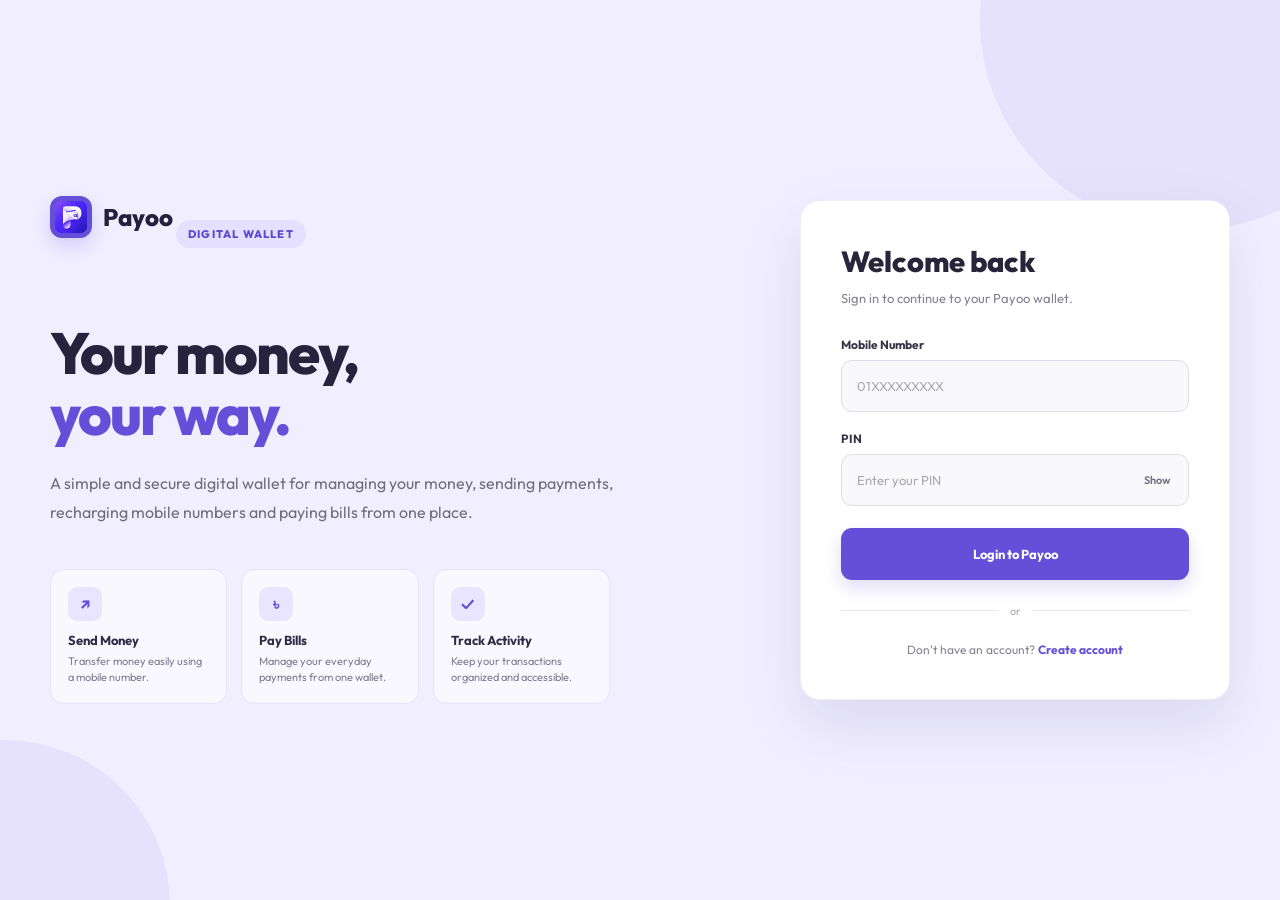
<file: index.html>
<!DOCTYPE html>
<html lang="en">
<head>
    <meta charset="UTF-8">
    <meta name="viewport" content="width=device-width, initial-scale=1.0">
    <title>Payoo - Login</title>
    <link rel="stylesheet" href="style.css">

    <style>
        .login-page {
            position: relative;
            min-height: 100vh;
            display: flex;
            align-items: center;
            justify-content: center;
            overflow: hidden;
            background: #f1efff;
        }

        .login-page::before {
            content: "";
            position: absolute;
            width: 420px;
            height: 420px;
            top: -190px;
            right: -120px;
            border-radius: 50%;
            background: rgba(103, 80, 220, 0.08);
        }

        .login-page::after {
            content: "";
            position: absolute;
            width: 330px;
            height: 330px;
            left: -160px;
            bottom: -170px;
            border-radius: 50%;
            background: rgba(103, 80, 220, 0.08);
        }

        .login-layout {
            position: relative;
            z-index: 2;
            width: 1180px;
            min-height: 650px;
            display: grid;
            grid-template-columns: 1fr 430px;
            align-items: center;
            gap: 70px;
        }

        .login-intro {
            padding: 20px 0;
        }

        .login-brand {
            display: inline-flex;
            align-items: center;
            gap: 11px;
            margin-bottom: 85px;
            color: #25203d;
            font-size: 24px;
            font-weight: 800;
            text-decoration: none;
        }

        .login-brand-mark {
            width: 42px;
            height: 42px;
            display: flex;
            align-items: center;
            justify-content: center;
            overflow: hidden;
            border-radius: 12px;
            background: #654fd8;
            box-shadow: 0 8px 20px rgba(101, 79, 216, 0.22);
        }

        .login-brand-mark img {
            width: 100%;
            height: 100%;
            display: block;
            object-fit: cover;
        }

        .intro-label {
            display: inline-block;
            margin-bottom: 18px;
            padding: 7px 12px;
            border-radius: 20px;
            background: #e5e0ff;
            color: #6048d0;
            font-size: 11px;
            font-weight: 800;
            letter-spacing: 1.2px;
        }

        .login-intro h1 {
            margin: 0;
            color: #27233c;
            font-size: 58px;
            line-height: 1.05;
            font-weight: 800;
            letter-spacing: -2px;
        }

        .login-intro h1 span {
            color: #654fd8;
        }

        .intro-text {
            max-width: 570px;
            margin: 24px 0 0;
            color: #716d80;
            font-size: 16px;
            line-height: 1.8;
        }

        .intro-features {
            display: grid;
            grid-template-columns: repeat(3, 1fr);
            gap: 14px;
            max-width: 560px;
            margin-top: 42px;
        }

        .intro-feature {
            min-height: 125px;
            padding: 17px;
            box-sizing: border-box;
            border: 1px solid rgba(101, 79, 216, 0.12);
            border-radius: 14px;
            background: rgba(255, 255, 255, 0.55);
        }

        .intro-feature-icon {
            width: 34px;
            height: 34px;
            display: flex;
            align-items: center;
            justify-content: center;
            margin-bottom: 11px;
            border-radius: 9px;
            background: #e9e5ff;
            color: #654fd8;
            font-size: 16px;
            font-weight: 700;
        }

        .intro-feature h3 {
            margin: 0 0 5px;
            color: #302c45;
            font-size: 13px;
            font-weight: 700;
        }

        .intro-feature p {
            margin: 0;
            color: #817d8e;
            font-size: 11px;
            line-height: 1.5;
        }

        .login-panel {
            width: 100%;
            box-sizing: border-box;
            padding: 42px 40px;
            border: 1px solid rgba(101, 79, 216, 0.10);
            border-radius: 20px;
            background: #ffffff;
            box-shadow: 0 25px 60px rgba(64, 51, 125, 0.12);
        }

        .login-heading {
            margin-bottom: 28px;
        }

        .login-heading h2 {
            margin: 0 0 8px;
            color: #28243a;
            font-size: 29px;
            font-weight: 800;
        }

        .login-heading p {
            margin: 0;
            color: #85818f;
            font-size: 13px;
            line-height: 1.6;
        }

        .login-alert {
            display: none;
            margin-bottom: 18px;
            padding: 12px 14px;
            border: 1px solid #f0cccc;
            border-radius: 10px;
            background: #fff4f4;
            color: #c23b3b;
            font-size: 13px;
        }

        .login-form {
            display: flex;
            flex-direction: column;
            gap: 19px;
        }

        .login-field {
            display: flex;
            flex-direction: column;
            gap: 8px;
        }

        .login-field label {
            color: #383447;
            font-size: 12px;
            font-weight: 700;
        }

        .login-input-wrap {
            position: relative;
        }

        .login-input-wrap input {
            width: 100%;
            height: 52px;
            box-sizing: border-box;
            padding: 0 15px;
            border: 1px solid #dedce6;
            border-radius: 11px;
            outline: none;
            background: #f9f9fc;
            color: #302d3d;
            font-family: inherit;
            font-size: 13px;
            transition: 0.2s;
        }

        .login-input-wrap input:focus {
            border-color: #725de0;
            background: #ffffff;
            box-shadow: 0 0 0 3px rgba(114, 93, 224, 0.10);
        }

        .login-input-wrap input::placeholder {
            color: #aaa7b2;
        }

        .pin-toggle {
            position: absolute;
            top: 50%;
            right: 13px;
            transform: translateY(-50%);
            border: none;
            background: transparent;
            color: #746f80;
            cursor: pointer;
            font-family: inherit;
            font-size: 11px;
            font-weight: 600;
        }

        .login-submit {
            width: 100%;
            height: 52px;
            margin-top: 3px;
            border: none;
            border-radius: 11px;
            background: #654fd8;
            color: #ffffff;
            cursor: pointer;
            font-family: inherit;
            font-size: 13px;
            font-weight: 700;
            box-shadow: 0 8px 18px rgba(101, 79, 216, 0.20);
            transition: 0.2s;
        }

        .login-submit:hover {
            background: #5640c5;
            transform: translateY(-1px);
        }

        .login-divider {
            display: flex;
            align-items: center;
            gap: 12px;
            margin: 24px 0;
            color: #aaa6b3;
            font-size: 11px;
        }

        .login-divider::before,
        .login-divider::after {
            content: "";
            flex: 1;
            height: 1px;
            background: #e9e7ee;
        }

        .login-register {
            text-align: center;
            color: #85818f;
            font-size: 12px;
        }

        .login-register a {
            color: #654fd8;
            font-weight: 700;
            text-decoration: none;
        }

        .login-register a:hover {
            text-decoration: underline;
        }
    </style>
</head>

<body>

<main class="login-page">

    <div class="login-layout">

        <section class="login-intro">

            <a href="index.html" class="login-brand">
                <span class="login-brand-mark">
                    <img src="images/payoo-logo.png" alt="Payoo">
                </span>
                Payoo
            </a>

            <span class="intro-label">DIGITAL WALLET</span>

            <h1>
                Your money,<br>
                <span>your way.</span>
            </h1>

            <p class="intro-text">
                A simple and secure digital wallet for managing your money,
                sending payments, recharging mobile numbers and paying bills
                from one place.
            </p>

            <div class="intro-features">

                <div class="intro-feature">
                    <div class="intro-feature-icon">↗</div>
                    <h3>Send Money</h3>
                    <p>Transfer money easily using a mobile number.</p>
                </div>

                <div class="intro-feature">
                    <div class="intro-feature-icon">৳</div>
                    <h3>Pay Bills</h3>
                    <p>Manage your everyday payments from one wallet.</p>
                </div>

                <div class="intro-feature">
                    <div class="intro-feature-icon">✓</div>
                    <h3>Track Activity</h3>
                    <p>Keep your transactions organized and accessible.</p>
                </div>

            </div>

        </section>

        <section class="login-panel">

            <div class="login-heading">
                <h2>Welcome back</h2>
                <p>Sign in to continue to your Payoo wallet.</p>
            </div>

            <div id="formAlert" class="login-alert"></div>

            <form id="loginForm" class="login-form">

                <div class="login-field">
                    <label for="loginMobile">Mobile Number</label>

                    <div class="login-input-wrap">
                        <input
                            type="text"
                            id="loginMobile"
                            name="mobile"
                            placeholder="01XXXXXXXXX"
                            autocomplete="tel"
                            required
                        >
                    </div>
                </div>

                <div class="login-field">
                    <label for="loginPin">PIN</label>

                    <div class="login-input-wrap">
                        <input
                            type="password"
                            id="loginPin"
                            name="pin"
                            placeholder="Enter your PIN"
                            autocomplete="current-password"
                            required
                        >

                        <button
                            type="button"
                            id="pinToggle"
                            class="pin-toggle"
                        >
                            Show
                        </button>
                    </div>
                </div>

                <button type="submit" class="login-submit">
                    Login to Payoo
                </button>

            </form>

            <div class="login-divider">
                <span>or</span>
            </div>

            <div class="login-register">
                Don't have an account?
                <a href="register.html">Create account</a>
            </div>

        </section>

    </div>

</main>

<script src="js/storage.js"></script>
<script src="js/common.js"></script>
<script src="js/auth.js"></script>

</body>
</html>
</file>
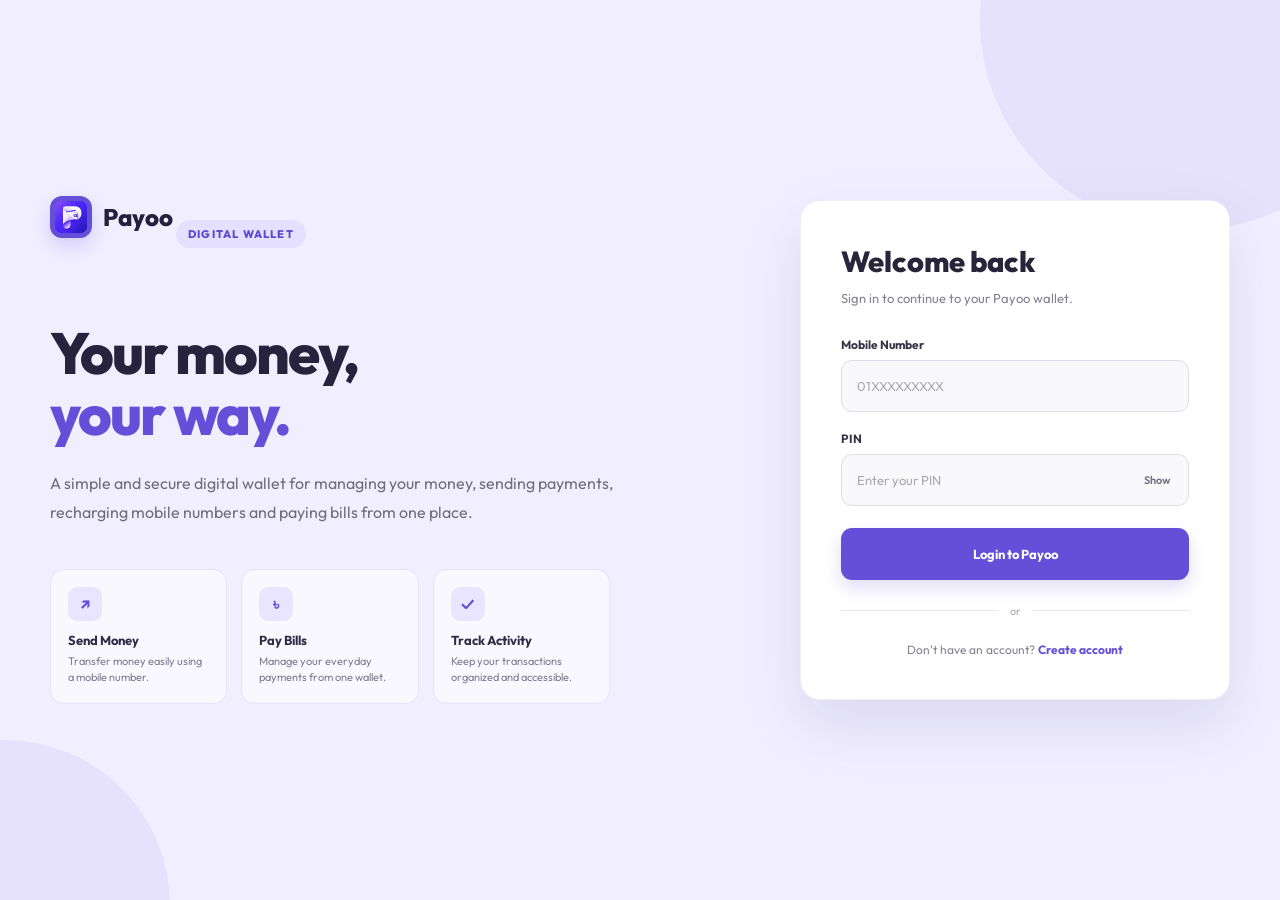
<file: add-money.html>
<!DOCTYPE html>
<html lang="en">
<head>
    <meta charset="UTF-8">
    <meta name="viewport" content="width=device-width, initial-scale=1.0">
    <title>Payoo — Add Money</title>
    <link rel="stylesheet" href="style.css">
    <style>
        .add-content {
            width: 100%;
            max-width: 1380px;
            margin: 0 auto;
        }
        .intro {
            margin-bottom: 22px;
        }
        .intro h2 {
            margin: 0;
            color: var(--text);
            font-size: 23px;
            font-weight: 750;
        }
        .intro p {
            margin: 5px 0 0;
            color: var(--muted);
            font-size: 13px;
        }
        .add-grid {
            display: grid;
            grid-template-columns: 1.18fr 0.82fr;
            gap: 20px;
            align-items: start;
        }
        .add-card,
        .summary {
            border: 1px solid var(--border);
            box-shadow: 0 8px 28px rgba(25, 20, 55, 0.045);
        }
        .add-card,
        .summary {
            padding: 27px;
        }
        .add-head {
            display: flex;
            justify-content: space-between;
            align-items: flex-start;
            gap: 18px;
            margin-bottom: 24px;
        }
        .add-head h2 {
            margin: 0;
            color: var(--text);
            font-size: 18px;
            font-weight: 720;
        }
        .add-head p {
            max-width: 430px;
            margin: 5px 0 0;
            color: var(--muted);
            font-size: 11px;
            line-height: 1.5;
        }
        .add-icon {
            display: grid;
            width: 42px;
            height: 42px;
            flex-shrink: 0;
            place-items: center;
            border: 1px solid rgba(103, 72, 226, 0.1);
            border-radius: 12px;
            color: var(--primary);
            background: var(--primary-soft);
            font-size: 20px;
            font-weight: 800;
        }
        .add-form {
            display: flex;
            flex-direction: column;
            gap: 17px;
        }
        .add-form .field {
            margin: 0;
        }
        .add-form label {
            display: block;
            margin-bottom: 7px;
            color: var(--text);
            font-size: 11px;
            font-weight: 650;
        }
        .add-form input,
        .add-form select {
            width: 100%;
            height: 45px;
            box-sizing: border-box;
            padding: 0 13px;
            border: 1px solid var(--border);
            border-radius: 10px;
            outline: none;
            background: #fff;
            color: var(--text);
            font-size: 12px;
        }
        .add-form input:focus,
        .add-form select:focus {
            border-color: var(--primary);
            box-shadow: 0 0 0 3px rgba(103, 72, 226, 0.08);
        }
        .add-form input::placeholder {
            color: #a5a6b0;
        }
        .method {
            padding-bottom: 17px;
            border-bottom: 1px solid var(--border);
        }
        .source-fields {
            display: none;
            padding: 17px;
            border: 1px solid #e9e5f7;
            border-radius: 13px;
            background: #fbfaff;
        }
        .source-fields.active {
            display: block;
        }
        .source-title {
            display: flex;
            align-items: center;
            gap: 8px;
            margin: 0 0 15px;
            color: var(--text);
            font-size: 11px;
            font-weight: 750;
        }
        .source-title::before {
            content: "";
            width: 4px;
            height: 15px;
            border-radius: 10px;
            background: var(--primary);
        }
        .source-fields .field + .field {
            margin-top: 15px;
        }
        .amount-wrap {
            position: relative;
        }
        .amount-wrap span {
            position: absolute;
            top: 50%;
            left: 14px;
            transform: translateY(-50%);
            color: var(--text);
            font-size: 13px;
            font-weight: 750;
        }
        .amount-wrap input {
            padding-left: 32px;
            font-size: 13px;
            font-weight: 600;
        }
        .pin-wrap {
            position: relative;
        }
        .pin-wrap input {
            padding-right: 48px;
        }
        .pin-toggle {
            position: absolute;
            top: 50%;
            right: 9px;
            display: grid;
            width: 32px;
            height: 32px;
            place-items: center;
            transform: translateY(-50%);
            border: 0;
            border-radius: 8px;
            color: var(--muted);
            background: transparent;
            cursor: pointer;
        }
        .pin-toggle:hover {
            color: var(--primary);
            background: var(--primary-soft);
        }
        .form-bottom {
            display: flex;
            align-items: center;
            justify-content: space-between;
            gap: 15px;
            margin-top: 2px;
            padding-top: 4px;
        }
        .security {
            display: flex;
            align-items: center;
            gap: 7px;
            color: var(--muted);
            font-size: 10px;
        }
        .security-icon {
            display: grid;
            width: 22px;
            height: 22px;
            place-items: center;
            border-radius: 7px;
            color: var(--success);
            background: rgba(32, 178, 107, 0.09);
            font-size: 10px;
            font-weight: 800;
        }
        .add-btn {
            min-width: 130px;
            height: 43px;
        }
        .balance {
            margin-bottom: 24px;
            padding: 20px;
            border: 1px solid rgba(103, 72, 226, 0.1);
            border-radius: 14px;
            background: var(--primary-soft);
        }
        .balance span {
            display: block;
            margin-bottom: 7px;
            color: var(--muted);
            font-size: 10px;
        }
        .balance strong {
            color: var(--primary);
            font-size: 27px;
            font-weight: 760;
        }
        .summary-title {
            margin: 0 0 13px;
            color: var(--text);
            font-size: 13px;
            font-weight: 700;
        }
        .limits {
            overflow: hidden;
            border: 1px solid var(--border);
            border-radius: 12px;
            background: #fff;
        }
        .limit {
            display: flex;
            align-items: center;
            justify-content: space-between;
            min-height: 50px;
            padding: 0 14px;
        }
        .limit + .limit {
            border-top: 1px solid var(--border);
        }
        .limit span {
            color: var(--muted);
            font-size: 11px;
        }
        .limit strong {
            color: var(--text);
            font-size: 11px;
        }
        .status {
            display: flex;
            align-items: center;
            gap: 6px;
            color: var(--success) !important;
        }
        .dot {
            width: 6px;
            height: 6px;
            border-radius: 50%;
            background: var(--success);
        }
        .steps {
            margin-top: 23px;
        }
        .steps h3 {
            margin: 0 0 12px;
            color: var(--text);
            font-size: 13px;
        }
        .step-list {
            display: flex;
            flex-direction: column;
            gap: 11px;
        }
        .step {
            display: flex;
            align-items: center;
            gap: 10px;
        }
        .step-number {
            display: grid;
            width: 27px;
            height: 27px;
            flex-shrink: 0;
            place-items: center;
            border-radius: 8px;
            color: var(--primary);
            background: var(--primary-soft);
            font-size: 10px;
            font-weight: 750;
        }
        .step-text {
            color: var(--muted);
            font-size: 10px;
            line-height: 1.4;
        }
        .notice {
            display: flex;
            align-items: flex-start;
            gap: 10px;
            margin-top: 22px;
            padding: 13px;
            border: 1px solid #ebe7ff;
            border-radius: 11px;
            background: #faf9ff;
        }
        .notice-icon {
            display: grid;
            width: 28px;
            height: 28px;
            flex-shrink: 0;
            place-items: center;
            border-radius: 8px;
            color: var(--primary);
            background: var(--primary-soft);
            font-size: 12px;
            font-weight: 800;
        }
        .notice p {
            margin: 0;
            color: var(--muted);
            font-size: 10px;
            line-height: 1.6;
        }
    </style>
</head>

<body>
<div class="app-shell">
    <aside class="sidebar">
<a class="brand" href="dashboard.html">
    <span class="brand-mark">
        <img src="images/payoo-logo.png" alt="Payoo">
    </span>
    Payoo
</a>
        <nav class="nav">
            <a href="dashboard.html" data-nav="dashboard"><span>⌂</span>Dashboard</a>
            <a href="add-money.html" data-nav="add-money"><span>+</span>Add Money</a>
            <a href="send-money.html" data-nav="send-money"><span>↗</span>Send Money</a>
            <a href="cash-out.html" data-nav="cash-out"><span>↓</span>Cash Out</a>
            <a href="mobile-recharge.html" data-nav="mobile-recharge"><span>▣</span>Mobile Recharge</a>
            <a href="pay-bill.html" data-nav="pay-bill"><span>◫</span>Pay Bill</a>
            <a href="transactions.html" data-nav="transactions"><span>≡</span>Transactions</a>
            <a href="ai-assistant.html" data-nav="ai-assistant"><span>✦</span>AI Assistant</a>
            <a href="profile.html" data-nav="profile"><span>●</span>Profile</a>
        </nav>
        <div class="sidebar-bottom">
            <button class="nav" data-logout><span>↪</span>Logout</button>
        </div>
    </aside>

    <main class="main">
        <header class="topbar">
            <div class="top-title">
                <div class="page-title">
                    <h1>Add Money</h1>
                    <p>Fund your Payoo wallet</p>
                </div>
            </div>
            <div class="user-chip">
                <div>
                    <strong data-user-name></strong>
                    <small class="muted block" data-user-mobile></small>
                </div>
                <div class="avatar" data-avatar></div>
            </div>
        </header>

        <section class="content add-content">
            <div class="intro">
                <h2>Add money to your wallet</h2>
                <p>Add funds securely using a supported demo funding method.</p>
            </div>

            <div class="add-grid">
                <section class="card add-card">
                    <div class="add-head">
                        <div>
                            <h2>Add funds</h2>
                            <p>Choose your funding method and enter the required details.</p>
                        </div>
                        <div class="add-icon">+</div>
                    </div>

                    <div id="formAlert"></div>

                    <form id="addMoneyForm" class="add-form">
                        <div class="field method">
                            <label for="fundingMethod">Funding Method</label>
                            <select id="fundingMethod" name="method" required>
                                <option value="Bank Account">Bank Account</option>
                                <option value="Mobile Banking">Mobile Banking</option>
                            </select>
                        </div>

                        <div id="bankSourceFields" class="source-fields active">
                            <p class="source-title">Bank Account Details</p>
                            <div class="field">
                                <label for="bankName">Bank Name</label>
                                <select id="bankName" name="bankName">
                                    <option value="">Select bank</option>
                                    <option value="BRAC Bank">BRAC Bank</option>
                                    <option value="Dutch-Bangla Bank">Dutch-Bangla Bank (DBBL)</option>
                                    <option value="Islami Bank Bangladesh">Islami Bank Bangladesh</option>
                                    <option value="Prime Bank">Prime Bank</option>
                                    <option value="City Bank">City Bank</option>
                                    <option value="UCB Bank">UCB Bank</option>
                                    <option value="IFIC Bank">IFIC Bank</option>
                                    <option value="Sonali Bank">Sonali Bank</option>
                                    <option value="Janata Bank">Janata Bank</option>
                                </select>
                            </div>
                            <div class="field">
                                <label for="bankAccountNumber">Account Number</label>
                                <input id="bankAccountNumber" name="bankAccountNumber" type="text" inputmode="numeric" maxlength="20" placeholder="Enter bank account number" autocomplete="off">
                            </div>
                        </div>

                        <div id="mobileBankingFields" class="source-fields">
                            <p class="source-title">Mobile Banking Details</p>
                            <div class="field">
                                <label for="mobileProvider">Mobile Banking Provider</label>
                                <select id="mobileProvider" name="mobileProvider">
                                    <option value="">Select provider</option>
                                    <option value="bKash">bKash</option>
                                    <option value="Nagad">Nagad</option>
                                    <option value="Rocket">Rocket</option>
                                    <option value="Upay">Upay</option>
                                </select>
                            </div>
                            <div class="field">
                                <label for="mobileNumber">Mobile Number</label>
                                <input id="mobileNumber" name="mobileNumber" type="tel" inputmode="tel" maxlength="14" placeholder="01XXXXXXXXX" autocomplete="off">
                            </div>
                        </div>

                        <div class="field">
                            <label for="amount">Amount</label>
                            <div class="amount-wrap">
                                <span>৳</span>
                                <input id="amount" name="amount" type="number" min="50" max="100000" step="0.01" placeholder="Enter amount" autocomplete="off" required>
                            </div>
                        </div>

                        <div class="field">
                            <label for="pin">Payoo PIN</label>
                            <div class="pin-wrap">
                                <input id="pin" name="pin" type="password" maxlength="6" inputmode="numeric" placeholder="Enter your Payoo PIN" autocomplete="off" required>
                                <button type="button" class="pin-toggle" id="togglePin" title="Show PIN">◉</button>
                            </div>
                        </div>

                        <div class="form-bottom">
                            <div class="security">
                                <span class="security-icon">✓</span>
                                <span>Protected by your Payoo PIN</span>
                            </div>
                            <button class="btn btn-primary add-btn" type="submit">Add Money</button>
                        </div>
                    </form>
                </section>

                <section class="card summary">
                    <div class="add-head">
                        <div>
                            <h2>Wallet Summary</h2>
                            <p>Current balance and demo transaction information.</p>
                        </div>
                    </div>

                    <div class="balance">
                        <span>Current Balance</span>
                        <strong id="currentBalance">৳0.00</strong>
                    </div>

                    <h3 class="summary-title">Add Money Limits</h3>

                    <div class="limits">
                        <div class="limit">
                            <span>Minimum</span>
                            <strong>৳50</strong>
                        </div>
                        <div class="limit">
                            <span>Maximum</span>
                            <strong>৳100,000</strong>
                        </div>
                        <div class="limit">
                            <span>Processing</span>
                            <strong class="status"><span class="dot"></span>Demo / instant</strong>
                        </div>
                    </div>

                    <div class="steps">
                        <h3>How it works</h3>
                        <div class="step-list">
                            <div class="step">
                                <span class="step-number">1</span>
                                <span class="step-text">Select a funding method.</span>
                            </div>
                            <div class="step">
                                <span class="step-number">2</span>
                                <span class="step-text">Enter the required account details.</span>
                            </div>
                            <div class="step">
                                <span class="step-number">3</span>
                                <span class="step-text">Enter the amount and confirm with your PIN.</span>
                            </div>
                        </div>
                    </div>

                    <div class="notice">
                        <div class="notice-icon">i</div>
                        <p>This is a frontend-only demo. No real bank or mobile banking transaction is made.</p>
                    </div>
                </section>
            </div>
        </section>
    </main>
</div>

<script src="js/storage.js"></script>
<script src="js/common.js"></script>
<script src="js/add-money.js"></script>
</body>
</html>
</file>
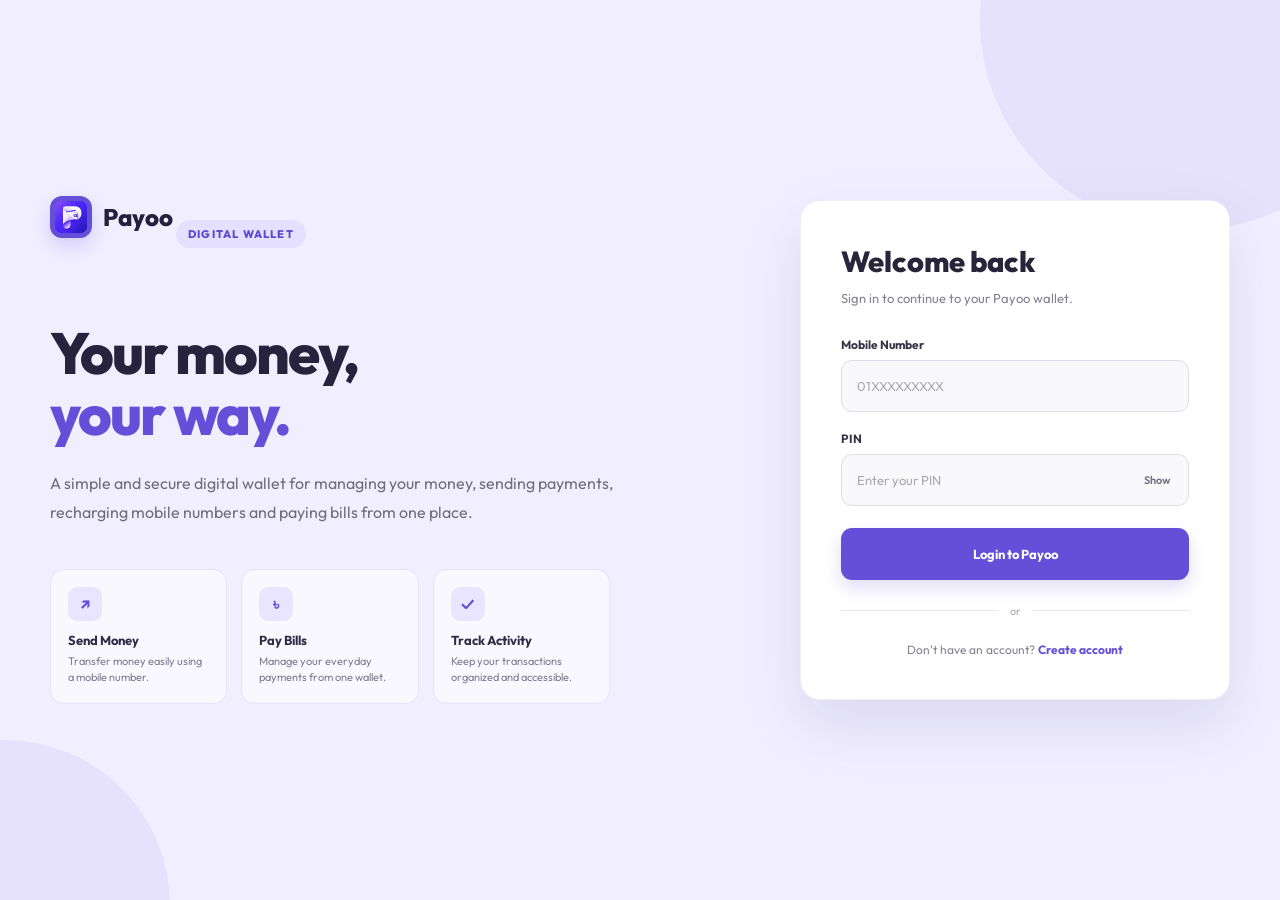
<file: ai-assistant.html>
<!DOCTYPE html>
<html lang="en">
<head>
    <meta charset="UTF-8">
    <meta name="viewport" content="width=device-width, initial-scale=1.0">
    <title>Payoo — AI Assistant</title>
    <link rel="stylesheet" href="style.css">

    <style>
        .ai-page {
            width: 100%;
            max-width: 1100px;
            margin: 0 auto;
        }

        .ai-page-header {
            margin-bottom: 20px;
        }

        .ai-page-header h2 {
            margin: 0;
            font-size: 24px;
            line-height: 1.3;
        }

        .ai-page-header p {
            margin: 5px 0 0;
            color: var(--muted);
            font-size: 13px;
        }

        .ai-card {
            min-height: 610px;
            display: flex;
            flex-direction: column;
            overflow: hidden;
            border: 1px solid var(--border);
            border-radius: 18px;
            background: #fff;
            box-shadow: var(--shadow);
        }

        .ai-head {
            display: flex;
            align-items: center;
            justify-content: space-between;
            padding: 20px 22px;
            border-bottom: 1px solid var(--border);
        }

        .ai-brand {
            display: flex;
            align-items: center;
            gap: 12px;
        }

        .ai-icon {
            display: grid;
            width: 42px;
            height: 42px;
            place-items: center;
            border-radius: 12px;
            background: var(--primary-soft);
            color: var(--primary);
            font-size: 19px;
            font-weight: 800;
        }

        .ai-brand h2 {
            margin: 0 0 3px;
            font-size: 16px;
        }

        .ai-brand p {
            margin: 0;
            color: var(--muted);
            font-size: 11px;
        }

        .ai-status {
            display: inline-flex;
            align-items: center;
            gap: 6px;
            padding: 6px 10px;
            border-radius: 999px;
            color: var(--success);
            background: var(--success-soft);
            font-size: 10px;
            font-weight: 700;
        }

        .ai-status-dot {
            width: 6px;
            height: 6px;
            border-radius: 50%;
            background: var(--success);
        }

        .ai-quick {
            padding: 15px 22px;
            border-bottom: 1px solid var(--border);
            background: #fcfcfe;
        }

        .ai-quick-label {
            display: block;
            margin-bottom: 9px;
            color: var(--muted);
            font-size: 10px;
            font-weight: 600;
        }

        .ai-questions {
            display: flex;
            flex-wrap: wrap;
            gap: 8px;
        }

        .ai-question {
            padding: 8px 12px;
            border: 1px solid var(--border);
            border-radius: 9px;
            background: #fff;
            color: #55586b;
            font-family: inherit;
            font-size: 11px;
            font-weight: 600;
            cursor: pointer;
        }

        .ai-question:hover {
            border-color: #d7d0ff;
            background: var(--primary-soft);
            color: var(--primary);
        }

        .ai-messages {
            flex: 1;
            min-height: 370px;
            max-height: 430px;
            overflow-y: auto;
            padding: 24px;
            display: flex;
            flex-direction: column;
            gap: 16px;
        }

        .ai-message {
            display: flex;
            align-items: flex-start;
            gap: 10px;
        }

        .ai-avatar {
            display: grid;
            width: 32px;
            height: 32px;
            flex-shrink: 0;
            place-items: center;
            border-radius: 10px;
            background: var(--primary-soft);
            color: var(--primary);
            font-size: 13px;
            font-weight: 800;
        }

        .ai-content {
            max-width: 75%;
            padding: 11px 14px;
            border: 1px solid #ededf2;
            border-radius: 12px;
            background: #f7f7fa;
        }

        .ai-content strong {
            display: block;
            margin-bottom: 4px;
            color: var(--text);
            font-size: 11px;
        }

        .ai-content p {
            margin: 0;
            color: #55586b;
            font-size: 12px;
            line-height: 1.6;
        }

        .ai-user {
            justify-content: flex-end;
        }

        .ai-user .ai-content {
            border-color: var(--primary);
            background: var(--primary);
        }

        .ai-user .ai-content strong,
        .ai-user .ai-content p {
            color: #fff;
        }

        .ai-input-area {
            display: flex;
            gap: 10px;
            padding: 16px 22px;
            border-top: 1px solid var(--border);
            background: #fff;
        }

        .ai-input {
            flex: 1;
            min-width: 0;
            padding: 12px 14px;
            border: 1px solid var(--border);
            border-radius: 11px;
            outline: none;
            background: #fff;
            color: var(--text);
            font-family: inherit;
            font-size: 12px;
        }

        .ai-input:focus {
            border-color: var(--primary);
            box-shadow: 0 0 0 3px var(--primary-soft);
        }

        .ai-send {
            padding: 0 20px;
            border: 0;
            border-radius: 11px;
            background: var(--primary);
            color: #fff;
            font-family: inherit;
            font-size: 12px;
            font-weight: 700;
            cursor: pointer;
        }

        .ai-send:hover {
            background: var(--primary-dark);
        }

        .ai-typing {
            display: flex;
            align-items: center;
            gap: 4px;
        }

        .ai-typing span {
            width: 5px;
            height: 5px;
            border-radius: 50%;
            background: var(--muted);
            animation: typing 1s infinite;
        }

        .ai-typing span:nth-child(2) {
            animation-delay: 0.15s;
        }

        .ai-typing span:nth-child(3) {
            animation-delay: 0.3s;
        }

        .ai-transaction {
            display: flex;
            align-items: center;
            justify-content: space-between;
            gap: 20px;
            padding: 9px 0;
            border-bottom: 1px solid #e9e9ef;
        }

        .ai-transaction:first-child {
            padding-top: 0;
        }

        .ai-transaction:last-child {
            padding-bottom: 0;
            border-bottom: 0;
        }

        .ai-transaction-info {
            display: flex;
            flex-direction: column;
            gap: 3px;
        }

        .ai-transaction-info strong {
            color: var(--text);
            font-size: 11px;
        }

        .ai-transaction-info span {
            color: var(--muted);
            font-size: 9px;
        }

        .ai-transaction-info small {
            color: #999ba7;
            font-size: 9px;
        }

        .ai-transaction-amount {
            color: var(--primary) !important;
            white-space: nowrap;
        }

        @keyframes typing {
            0%, 60%, 100% {
                opacity: 0.3;
                transform: translateY(0);
            }

            30% {
                opacity: 1;
                transform: translateY(-2px);
            }
        }
    </style>
</head>

<body>
<div class="app-shell">
    <aside class="sidebar">
<a class="brand" href="dashboard.html">
    <span class="brand-mark">
        <img src="images/payoo-logo.png" alt="Payoo">
    </span>
    Payoo
</a>
        <nav class="nav">
            <a href="dashboard.html" data-nav="dashboard"><span>⌂</span>Dashboard</a>
            <a href="add-money.html" data-nav="add-money"><span>+</span>Add Money</a>
            <a href="send-money.html" data-nav="send-money"><span>↗</span>Send Money</a>
            <a href="cash-out.html" data-nav="cash-out"><span>↓</span>Cash Out</a>
            <a href="mobile-recharge.html" data-nav="mobile-recharge"><span>▣</span>Mobile Recharge</a>
            <a href="pay-bill.html" data-nav="pay-bill"><span>◫</span>Pay Bill</a>
            <a href="transactions.html" data-nav="transactions"><span>≡</span>Transactions</a>
            <a href="ai-assistant.html" data-nav="ai-assistant"><span>✦</span>AI Assistant</a>
            <a href="profile.html" data-nav="profile"><span>●</span>Profile</a>
        </nav>

        <div class="sidebar-bottom">
            <button class="nav" data-logout>
                <span>↪</span>
                Logout
            </button>
        </div>
    </aside>

    <main class="main">
        <header class="topbar">
            <div class="top-title">
                <div class="page-title">
                    <h1>AI Assistant</h1>
                    <p>Your personal Payoo wallet assistant</p>
                </div>
            </div>

            <div class="user-chip">
                <div>
                    <strong data-user-name></strong>
                    <small class="muted block" data-user-mobile></small>
                </div>
                <div class="avatar" data-avatar></div>
            </div>
        </header>

        <section class="content">
            <div class="ai-page">
                <div class="ai-page-header">
                    <h2>Payoo AI Assistant</h2>
                    <p>Understand your wallet and spending with smart insights.</p>
                </div>

                <section class="ai-card">
                    <div class="ai-head">
                        <div class="ai-brand">
                            <div class="ai-icon">✦</div>
                            <div>
                                <h2>Payoo AI</h2>
                                <p>Smart wallet assistant</p>
                            </div>
                        </div>

                        <span class="ai-status">
                            <span class="ai-status-dot"></span>
                            Smart Assistant
                        </span>
                    </div>

                    <div class="ai-quick">
                        <span class="ai-quick-label">Try asking</span>

                        <div class="ai-questions">
                            <button type="button" class="ai-question" data-ai-question="What is my current balance?">Current balance</button>
                            <button type="button" class="ai-question" data-ai-question="How much did I spend?">My spending</button>
                            <button type="button" class="ai-question" data-ai-question="Show my spending summary">Spending summary</button>
                            <button type="button" class="ai-question" data-ai-question="How many transactions did I make?">Transaction count</button>
                            <button type="button" class="ai-question" data-ai-question="Show my recent transactions">Recent transactions</button>
                        </div>
                    </div>

                    <div id="aiMessages" class="ai-messages">
                        <div class="ai-message">
                            <div class="ai-avatar">✦</div>

                            <div class="ai-content">
                                <strong>Payoo AI</strong>
                                <p>Hello! I can analyze your Payoo wallet and transaction history. What would you like to know?</p>
                            </div>
                        </div>
                    </div>

                    <div class="ai-input-area">
                        <input
                            type="text"
                            id="aiInput"
                            class="ai-input"
                            placeholder="Ask Payoo AI..."
                            autocomplete="off"
                        >

                        <button
                            type="button"
                            id="aiSend"
                            class="ai-send"
                        >
                            Send
                        </button>
                    </div>
                </section>
            </div>
        </section>
    </main>
</div>

<script src="js/storage.js"></script>
<script src="js/common.js"></script>
<script src="js/ai-assistant.js"></script>
</body>
</html>
</file>
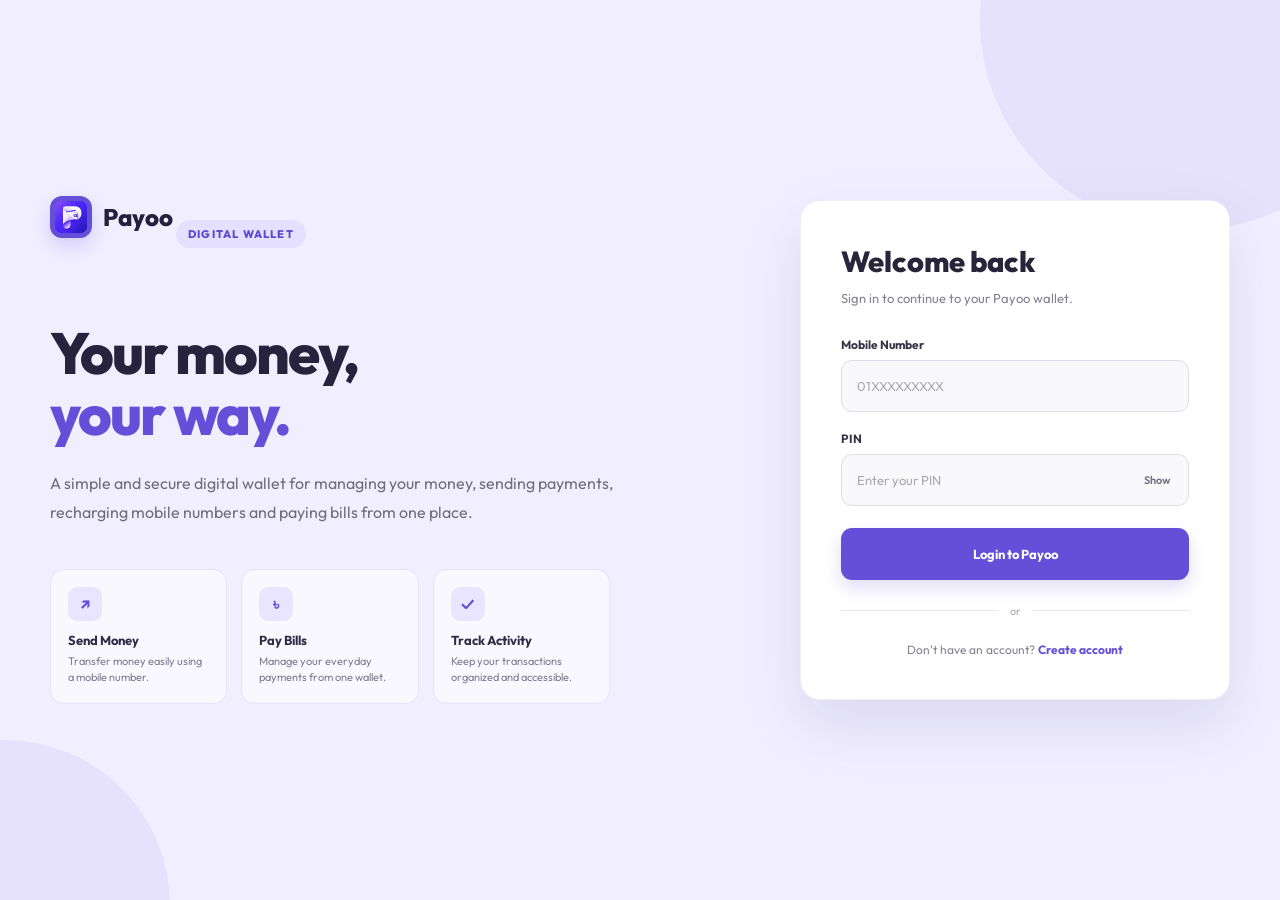
<file: cash-out.html>
<!DOCTYPE html>
<html lang="en">
<head>
    <meta charset="UTF-8">
    <meta name="viewport" content="width=device-width, initial-scale=1.0">
    <title>Payoo — Cash Out</title>
    <link rel="stylesheet" href="style.css">

    <style>
        .cashout-content {
            max-width: 1180px;
            margin: 0 auto;
        }

        .cashout-grid {
            display: grid;
            grid-template-columns: 1.25fr 0.75fr;
            gap: 18px;
        }

        .cashout-card {
            padding: 24px;
            border: 1px solid var(--border);
            border-radius: 16px;
            background: #fff;
        }

        .cashout-head {
            margin-bottom: 22px;
        }

        .cashout-head h2 {
            margin: 0 0 5px;
            color: var(--text);
            font-size: 18px;
        }

        .cashout-head p {
            margin: 0;
            color: var(--muted);
            font-size: 13px;
        }

        .cashout-form {
            display: flex;
            flex-direction: column;
            gap: 17px;
        }

        .cashout-form .field {
            margin: 0;
        }

        .cashout-form input {
            width: 100%;
            box-sizing: border-box;
        }

        .pin-wrap {
            position: relative;
        }

        .pin-wrap input {
            padding-right: 48px;
        }

        .pin-toggle {
            position: absolute;
            top: 50%;
            right: 12px;
            padding: 5px;
            border: 0;
            transform: translateY(-50%);
            background: transparent;
            color: var(--muted);
            font-size: 16px;
            cursor: pointer;
        }

        .pin-toggle:hover {
            color: var(--primary);
        }

        .cashout-button {
            width: 100%;
            margin-top: 2px;
        }

        .balance {
            margin-bottom: 18px;
            padding: 17px;
            border: 1px solid #e7e1ff;
            border-radius: 12px;
            background: var(--primary-soft);
        }

        .balance span {
            display: block;
            margin-bottom: 5px;
            color: var(--muted);
            font-size: 12px;
        }

        .balance strong {
            color: var(--text);
            font-size: 23px;
        }

        .details {
            border-top: 1px solid var(--border);
        }

        .detail {
            display: flex;
            align-items: center;
            justify-content: space-between;
            gap: 15px;
            padding: 14px 0;
            border-bottom: 1px solid var(--border);
        }

        .detail span {
            color: var(--muted);
            font-size: 13px;
        }

        .detail strong {
            color: var(--text);
            font-size: 13px;
        }

        .detail.total {
            padding-top: 17px;
            padding-bottom: 17px;
        }

        .detail.total span {
            color: var(--text);
            font-weight: 600;
        }

        .detail.total strong {
            font-size: 15px;
        }

        .rules {
            margin-top: 20px;
            padding: 15px;
            border: 1px solid #ededf2;
            border-radius: 12px;
            background: #fafafa;
        }

        .rules h3 {
            margin: 0 0 9px;
            color: var(--text);
            font-size: 13px;
        }

        .rules ul {
            margin: 0;
            padding-left: 18px;
            color: var(--muted);
            font-size: 12px;
            line-height: 1.8;
        }

        .demo-note {
            margin-top: 18px;
            padding: 13px 15px;
            border: 1px solid #f2dfaa;
            border-radius: 10px;
            background: #fff8e8;
            color: #806515;
            font-size: 12px;
            line-height: 1.5;
        }
    </style>
</head>

<body>
<div class="app-shell">

    <aside class="sidebar">
<a class="brand" href="dashboard.html">
    <span class="brand-mark">
        <img src="images/payoo-logo.png" alt="Payoo">
    </span>
    Payoo
</a>

        <nav class="nav">
            <a href="dashboard.html" data-nav="dashboard"><span>⌂</span>Dashboard</a>
            <a href="add-money.html" data-nav="add-money"><span>+</span>Add Money</a>
            <a href="send-money.html" data-nav="send-money"><span>↗</span>Send Money</a>
            <a href="cash-out.html" data-nav="cash-out"><span>↓</span>Cash Out</a>
            <a href="mobile-recharge.html" data-nav="mobile-recharge"><span>▣</span>Mobile Recharge</a>
            <a href="pay-bill.html" data-nav="pay-bill"><span>◫</span>Pay Bill</a>
            <a href="transactions.html" data-nav="transactions"><span>≡</span>Transactions</a>
            <a href="ai-assistant.html" data-nav="ai-assistant"><span>✦</span>AI Assistant</a>
            <a href="profile.html" data-nav="profile"><span>●</span>Profile</a>
        </nav>

        <div class="sidebar-bottom">
            <button class="nav" data-logout>
                <span>↪</span>
                Logout
            </button>
        </div>
    </aside>

    <main class="main">
        <header class="topbar">
            <div class="top-title">
                <div class="page-title">
                    <h1>Cash Out</h1>
                    <p>Withdraw money from your Payoo wallet</p>
                </div>
            </div>

            <div class="user-chip">
                <div>
                    <strong data-user-name></strong>
                    <small class="muted block" data-user-mobile></small>
                </div>
                <div class="avatar" data-avatar></div>
            </div>
        </header>

        <section class="content cashout-content">
            <div class="cashout-grid">

                <section class="cashout-card">
                    <div class="cashout-head">
                        <h2>Withdraw from wallet</h2>
                        <p>Enter an agent number and the amount you want to withdraw.</p>
                    </div>

                    <div id="formAlert"></div>

                    <form id="cashOutForm" class="cashout-form">

                        <div class="field">
                            <label for="agent">Agent Number</label>
                            <input
                                name="agent"
                                id="agent"
                                type="tel"
                                placeholder="01712345678"
                                inputmode="tel"
                                required
                            >
                        </div>

                        <div class="field">
                            <label for="amount">Amount</label>
                            <input
                                name="amount"
                                id="amount"
                                type="number"
                                min="50"
                                max="50000"
                                step="0.01"
                                placeholder="Enter amount"
                                required
                            >
                        </div>

                        <div class="field">
                            <label for="pin">Payoo PIN</label>
                            <div class="pin-wrap">
                                <input
                                    name="pin"
                                    id="pin"
                                    type="password"
                                    maxlength="6"
                                    inputmode="numeric"
                                    placeholder="Enter your PIN"
                                    required
                                >
                                <button
                                    type="button"
                                    class="pin-toggle"
                                    id="togglePin"
                                    title="Show PIN"
                                >◉</button>
                            </div>
                        </div>

                        <button
                            type="submit"
                            class="btn btn-primary cashout-button"
                        >
                            Cash Out
                        </button>

                    </form>
                </section>

                <section class="cashout-card">

                    <div class="cashout-head">
                        <h2>Cash Out Summary</h2>
                        <p>Review your wallet deduction before confirming.</p>
                    </div>

                    <div class="balance">
                        <span>Current Wallet Balance</span>
                        <strong id="currentBalance">৳0.00</strong>
                    </div>

                    <div class="details">

                        <div class="detail">
                            <span>Cash-out amount</span>
                            <strong id="cashOutAmount">৳0.00</strong>
                        </div>

                        <div class="detail">
                            <span>Cash-out fee</span>
                            <strong id="fee">৳10.00</strong>
                        </div>

                        <div class="detail total">
                            <span>Total wallet deduction</span>
                            <strong id="total">৳10.00</strong>
                        </div>

                    </div>

                    <div class="rules">
                        <h3>Cash Out Limits</h3>
                        <ul>
                            <li>Minimum: ৳50</li>
                            <li>Maximum: ৳50,000</li>
                            <li>Cash-out fee: ৳10</li>
                            <li>Sufficient wallet balance is required</li>
                        </ul>
                    </div>

                    <div class="demo-note">
                        <strong>Demo only:</strong>
                        This application does not perform real financial transactions.
                        Balance and transaction data are stored in browser localStorage.
                    </div>

                </section>

            </div>
        </section>
    </main>
</div>

<script src="js/storage.js"></script>
<script src="js/common.js"></script>
<script src="js/cash-out.js"></script>
</body>
</html>
</file>
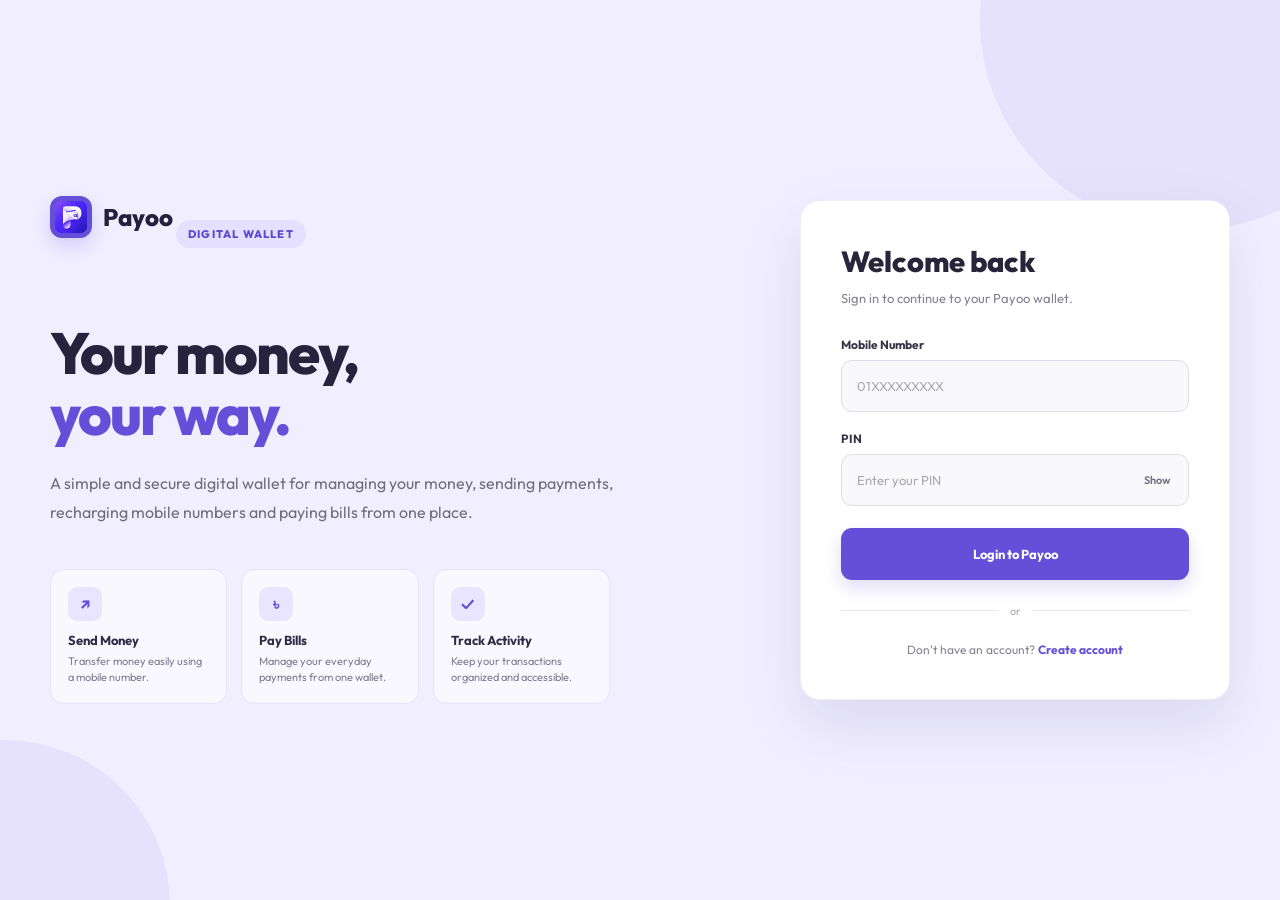
<file: change-pin.html>
<!DOCTYPE html>
<html lang="en">
<head>
    <meta charset="UTF-8">
    <meta name="viewport" content="width=device-width, initial-scale=1.0">
    <title>Payoo - Change PIN</title>
    <link rel="stylesheet" href="style.css">
    <style>
        .pin-page {
            max-width: 900px;
        }

        .pin-note {
            line-height: 1.6;
        }

        .pin-form {
            display: flex;
            flex-direction: column;
            gap: 17px;
        }

        .pin-form .field {
            margin: 0;
        }
    </style>
</head>
<body>
<div class="app-shell">
    <aside class="sidebar">
        <a class="brand" href="dashboard.html"><span class="brand-mark">P</span>Payoo</a>

        <nav class="nav">
            <a href="dashboard.html" data-nav="dashboard"><span>⌂</span>Dashboard</a>
            <a href="add-money.html" data-nav="add-money"><span>+</span>Add Money</a>
            <a href="send-money.html" data-nav="send-money"><span>↗</span>Send Money</a>
            <a href="cash-out.html" data-nav="cash-out"><span>↓</span>Cash Out</a>
            <a href="mobile-recharge.html" data-nav="mobile-recharge"><span>▣</span>Mobile Recharge</a>
            <a href="pay-bill.html" data-nav="pay-bill"><span>◫</span>Pay Bill</a>
            <a href="transactions.html" data-nav="transactions"><span>≡</span>Transactions</a>
            <a href="ai-assistant.html" data-nav="ai-assistant"><span>✦</span>AI Assistant</a>
            <a href="profile.html" data-nav="profile"><span>●</span>Profile</a>
        </nav>

        <div class="sidebar-bottom">
            <button class="nav" data-logout><span>↪</span>Logout</button>
        </div>
    </aside>

    <main class="main">
        <header class="topbar">
            <div class="top-title">
                <div class="page-title">
                    <h1>Change PIN</h1>
                    <p>Secure demo wallet experience</p>
                </div>
            </div>

            <div class="user-chip">
                <div>
                    <strong data-user-name></strong>
                    <small class="muted block" data-user-mobile></small>
                </div>
                <div class="avatar" data-avatar></div>
            </div>
        </header>

        <section class="content pin-page">
            <div class="grid grid-2">

                <section class="card">
                    <div class="card-title">
                        <h2>Update your PIN</h2>
                    </div>

                    <div id="formAlert"></div>

                    <form id="changePinForm" class="pin-form">
                        <div class="field">
                            <label for="currentPin">Current PIN</label>
                            <input
                                id="currentPin"
                                name="currentPin"
                                type="password"
                                maxlength="6"
                                inputmode="numeric"
                                required
                            >
                        </div>

                        <div class="field">
                            <label for="newPin">New PIN</label>
                            <input
                                id="newPin"
                                name="newPin"
                                type="password"
                                maxlength="6"
                                inputmode="numeric"
                                required
                            >
                        </div>

                        <div class="field">
                            <label for="confirmPin">Confirm New PIN</label>
                            <input
                                id="confirmPin"
                                name="confirmPin"
                                type="password"
                                maxlength="6"
                                inputmode="numeric"
                                required
                            >
                        </div>

                        <button class="btn btn-primary" type="submit">Change PIN</button>
                    </form>
                </section>

                <section class="card">
                    <div class="card-title">
                        <h2>Demo Security Note</h2>
                    </div>

                    <p class="muted pin-note">
                        This project stores the PIN in localStorage because it has no backend.
                        That is acceptable for a classroom/demo wallet, but never for a real financial application.
                    </p>
                </section>

            </div>
        </section>
    </main>
</div>

<script src="js/storage.js"></script>
<script src="js/common.js"></script>
<script src="js/change-pin.js"></script>
</body>
</html>
</file>
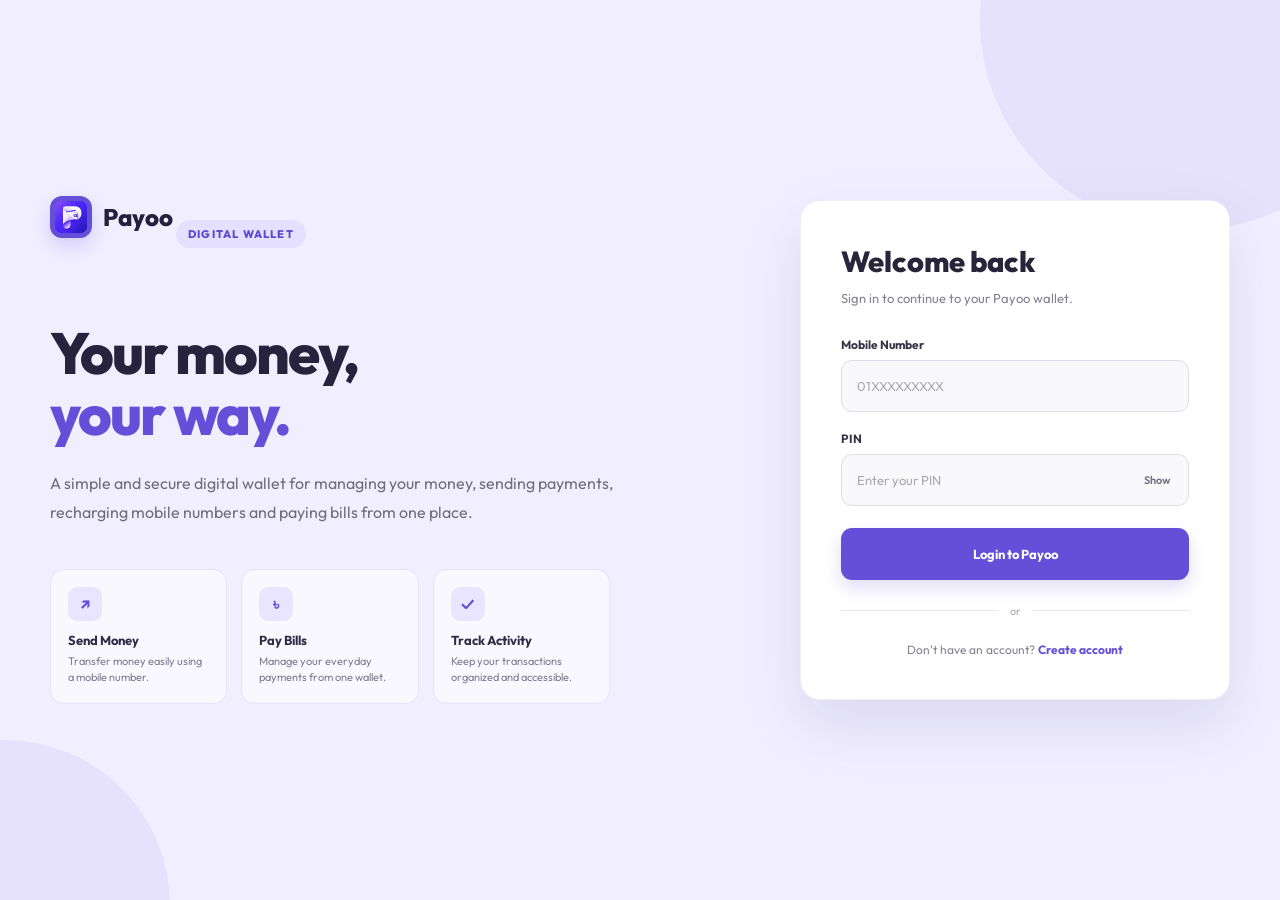
<file: dashboard.html>
<!DOCTYPE html>
<html lang="en">
<head>
    <meta charset="UTF-8">
    <meta name="viewport" content="width=device-width, initial-scale=1.0">
    <title>Payoo — Dashboard</title>
    <link rel="stylesheet" href="style.css">

    <style>
        .dashboard-content {
            width: 100%;
            max-width: 1380px;
            margin: 0 auto;
        }

        .dashboard-welcome {
            margin-bottom: 20px;
        }

        .dashboard-welcome h2 {
            margin: 0;
            font-size: 24px;
            line-height: 1.3;
            letter-spacing: -0.4px;
        }

        .dashboard-welcome p {
            margin: 5px 0 0;
            color: var(--muted);
            font-size: 13px;
        }

        .dashboard-top {
            display: grid;
            grid-template-columns: 1.18fr 0.82fr;
            gap: 18px;
        }

        .dashboard-balance {
            position: relative;
            min-height: 235px;
            padding: 27px 29px;
            overflow: hidden;
            border-radius: 20px;
            color: #fff;
            background:
                radial-gradient(circle at 100% 0%, rgba(255,255,255,.16), transparent 27%),
                linear-gradient(135deg, #5f40df 0%, #7654e8 55%, #8669ed 100%);
            box-shadow: 0 16px 35px rgba(96,64,223,.18);
        }

        .dashboard-balance::before {
            content: "";
            position: absolute;
            top: -145px;
            right: -105px;
            width: 285px;
            height: 285px;
            border: 1px solid rgba(255,255,255,.14);
            border-radius: 50%;
        }

        .dashboard-balance::after {
            content: "";
            position: absolute;
            right: 75px;
            bottom: -155px;
            width: 210px;
            height: 210px;
            border: 1px solid rgba(255,255,255,.08);
            border-radius: 50%;
        }

        .balance-top {
            position: relative;
            z-index: 2;
            display: flex;
            align-items: center;
            justify-content: space-between;
        }

        .balance-label {
            color: rgba(255,255,255,.72);
            font-size: 12px;
            font-weight: 600;
        }

        .balance-visibility {
            display: grid;
            width: 34px;
            height: 34px;
            place-items: center;
            border: 1px solid rgba(255,255,255,.15);
            border-radius: 9px;
            color: #fff;
            background: rgba(255,255,255,.11);
            cursor: pointer;
        }

        .balance-visibility:hover {
            background: rgba(255,255,255,.18);
        }

        .dashboard-balance .balance-value {
            position: relative;
            z-index: 2;
            margin: 13px 0 16px;
            font-size: 42px;
            line-height: 1;
            font-weight: 800;
            letter-spacing: -1px;
        }

        .balance-account-row {
            position: relative;
            z-index: 2;
            display: flex;
            align-items: center;
            gap: 7px;
            color: rgba(255,255,255,.65);
            font-size: 11px;
        }

        .balance-account-row strong {
            color: #fff;
            font-weight: 650;
        }

        .balance-bottom {
            position: relative;
            z-index: 2;
            display: flex;
            align-items: center;
            justify-content: space-between;
            margin-top: 28px;
        }

        .account-status {
            display: flex;
            align-items: center;
            gap: 7px;
            color: rgba(255,255,255,.78);
            font-size: 11px;
        }

        .status-dot {
            width: 7px;
            height: 7px;
            border-radius: 50%;
            background: #73e6b7;
            box-shadow: 0 0 0 4px rgba(115,230,183,.12);
        }

        .balance-buttons {
            display: flex;
            gap: 7px;
        }

        .balance-buttons button {
            padding: 8px 11px;
            border: 1px solid rgba(255,255,255,.22);
            border-radius: 8px;
            color: #fff;
            background: rgba(255,255,255,.10);
            font-size: 11px;
            font-weight: 650;
            cursor: pointer;
        }

        .balance-buttons button:hover {
            background: rgba(255,255,255,.18);
        }

        .account-card {
            min-height: 235px;
            padding: 25px;
        }

        .account-card-header {
            display: flex;
            align-items: center;
            justify-content: space-between;
            margin-bottom: 21px;
        }

        .account-card-header h2 {
            margin: 0;
            font-size: 16px;
        }

        .account-badge {
            padding: 5px 9px;
            border-radius: 999px;
            color: var(--success);
            background: var(--success-soft);
            font-size: 10px;
            font-weight: 700;
        }

        .account-user {
            display: flex;
            align-items: center;
            gap: 12px;
            margin-bottom: 20px;
        }

        .account-user-avatar {
            display: grid;
            width: 46px;
            height: 46px;
            place-items: center;
            border-radius: 13px;
            color: var(--primary);
            background: var(--primary-soft);
            font-size: 16px;
            font-weight: 800;
        }

        .account-user strong {
            display: block;
            font-size: 15px;
        }

        .account-user span {
            display: block;
            margin-top: 3px;
            color: var(--muted);
            font-size: 11px;
        }

        .account-info-grid {
            display: grid;
            grid-template-columns: 1fr 1fr;
            padding-top: 16px;
            border-top: 1px solid var(--border);
        }

        .account-info-item {
            padding-right: 16px;
        }

        .account-info-item:first-child {
            border-right: 1px solid var(--border);
        }

        .account-info-item:last-child {
            padding-right: 0;
            padding-left: 16px;
        }

        .account-info-item span {
            display: block;
            margin-bottom: 5px;
            color: var(--muted);
            font-size: 10px;
        }

        .account-info-item strong {
            font-size: 12px;
        }

        .dashboard-section {
            margin-top: 18px;
        }

        .dashboard-section .card {
            padding: 21px;
        }

        .section-heading {
            display: flex;
            align-items: center;
            justify-content: space-between;
            margin-bottom: 15px;
        }

        .section-heading h2 {
            margin: 0;
            font-size: 16px;
        }

        .section-heading p {
            margin: 3px 0 0;
            color: var(--muted);
            font-size: 11px;
        }

        .quick-actions {
            display: grid;
            grid-template-columns: repeat(6, 1fr);
            gap: 10px;
        }

        .quick-action {
            display: flex;
            flex-direction: column;
            align-items: center;
            justify-content: center;
            min-height: 94px;
            padding: 12px 8px;
            border: 1px solid var(--border);
            border-radius: 13px;
            background: #fff;
            transition: .2s ease;
        }

        .quick-action:hover {
            transform: translateY(-2px);
            border-color: #d8d0ff;
            box-shadow: 0 8px 20px rgba(40,35,75,.06);
        }

        .quick-icon {
            display: grid;
            width: 38px;
            height: 38px;
            place-items: center;
            margin-bottom: 9px;
            border-radius: 11px;
            color: var(--primary);
            background: var(--primary-soft);
            font-size: 17px;
            font-weight: 800;
        }

        .quick-action span:last-child {
            color: var(--text);
            font-size: 11px;
            font-weight: 650;
            text-align: center;
        }

        .overview-grid {
            display: grid;
            grid-template-columns: repeat(3, 1fr);
            gap: 11px;
        }

        .overview-card {
            padding: 16px;
            border: 1px solid var(--border);
            border-radius: 13px;
            background: #fff;
        }

        .overview-top {
            display: flex;
            align-items: center;
            justify-content: space-between;
            margin-bottom: 10px;
        }

        .overview-label {
            color: var(--muted);
            font-size: 10px;
        }

        .overview-icon {
            display: grid;
            width: 31px;
            height: 31px;
            place-items: center;
            border-radius: 9px;
            color: var(--primary);
            background: var(--primary-soft);
            font-size: 13px;
            font-weight: 800;
        }

        .overview-card strong {
            display: block;
            font-size: 19px;
            letter-spacing: -.3px;
        }

        .overview-card small {
            display: block;
            margin-top: 3px;
            color: var(--muted);
            font-size: 9px;
        }

        .transaction-header-action {
            display: inline-flex;
            align-items: center;
            gap: 4px;
            padding: 7px 10px;
            border-radius: 8px;
            color: var(--primary);
            background: var(--primary-soft);
            font-size: 10px;
            font-weight: 700;
        }

        .transaction-header-action:hover {
            background: #e7e1ff;
        }

        .transaction-table {
            overflow: hidden;
        }

        .transaction-table .table {
            width: 100%;
            border-collapse: collapse;
        }

        .transaction-table .table th {
            padding: 10px;
            border-bottom: 1px solid var(--border);
            color: var(--muted);
            font-size: 10px;
            font-weight: 600;
            text-align: left;
        }

        .transaction-table .table td {
            padding: 12px 10px;
            border-bottom: 1px solid #f0f0f4;
            vertical-align: middle;
            font-size: 11px;
        }

        .transaction-table .table tbody tr:last-child td {
            border-bottom: 0;
        }

        .transaction-table .table tbody tr:hover {
            background: #fafaff;
        }

        .transaction-main {
            display: flex;
            align-items: center;
            gap: 10px;
            min-width: 220px;
        }

        .transaction-icon {
            display: grid;
            width: 34px;
            height: 34px;
            flex-shrink: 0;
            place-items: center;
            border-radius: 10px;
            color: var(--primary);
            background: var(--primary-soft);
            font-size: 14px;
            font-weight: 800;
        }

        .transaction-info strong {
            display: block;
            color: var(--text);
            font-size: 11px;
        }

        .transaction-info span {
            display: block;
            margin-top: 2px;
            color: var(--muted);
            font-size: 10px;
        }

        .transaction-info small {
            display: block;
            margin-top: 2px;
            color: #a0a2af;
            font-size: 8px;
        }

        .transaction-amount {
            font-size: 11px;
            font-weight: 700;
            white-space: nowrap;
        }

        .transaction-positive {
            color: var(--success);
        }

        .transaction-negative {
            color: var(--danger);
        }

        .transaction-date {
            display: flex;
            flex-direction: column;
            gap: 2px;
        }

        .transaction-date strong {
            font-size: 10px;
            font-weight: 600;
        }

        .transaction-date span {
            color: var(--muted);
            font-size: 9px;
        }

        .transaction-status {
            display: inline-flex;
            align-items: center;
            gap: 5px;
            padding: 5px 8px;
            border-radius: 999px;
            color: var(--success);
            background: var(--success-soft);
            font-size: 9px;
            font-weight: 700;
            text-transform: capitalize;
        }

        .transaction-status-dot {
            width: 5px;
            height: 5px;
            border-radius: 50%;
            background: var(--success);
        }

        .dashboard-empty {
            padding: 30px 15px;
            color: var(--muted);
            text-align: center;
            font-size: 12px;
        }
    </style>
</head>

<body>
<div class="app-shell">
    <aside class="sidebar">
<a class="brand" href="dashboard.html">
    <span class="brand-mark">
        <img src="images/payoo-logo.png" alt="Payoo">
    </span>
    Payoo
</a>

        <nav class="nav">
            <a href="dashboard.html" data-nav="dashboard"><span>⌂</span>Dashboard</a>
            <a href="add-money.html" data-nav="add-money"><span>+</span>Add Money</a>
            <a href="send-money.html" data-nav="send-money"><span>↗</span>Send Money</a>
            <a href="cash-out.html" data-nav="cash-out"><span>↓</span>Cash Out</a>
            <a href="mobile-recharge.html" data-nav="mobile-recharge"><span>▣</span>Mobile Recharge</a>
            <a href="pay-bill.html" data-nav="pay-bill"><span>◫</span>Pay Bill</a>
            <a href="transactions.html" data-nav="transactions"><span>≡</span>Transactions</a>
            <a href="ai-assistant.html" data-nav="ai-assistant"><span>✦</span>AI Assistant</a>
            <a href="profile.html" data-nav="profile"><span>●</span>Profile</a>
        </nav>

        <div class="sidebar-bottom">
            <button class="nav" data-logout>
                <span>↪</span>
                Logout
            </button>
        </div>
    </aside>

    <main class="main">
        <header class="topbar">
            <div class="top-title">
                <div class="page-title">
                    <h1>Dashboard</h1>
                    <p>Your wallet overview</p>
                </div>
            </div>

            <div class="user-chip">
                <div>
                    <strong data-user-name></strong>
                    <small class="muted block" data-user-mobile></small>
                </div>
                <div class="avatar" data-avatar></div>
            </div>
        </header>

        <section class="content dashboard-content">

            <div class="dashboard-welcome">
                <h2>Welcome back, <span data-user-name></span> 👋</h2>
                <p>Here's what's happening with your Payoo wallet today.</p>
            </div>

            <div class="dashboard-top">

                <section class="dashboard-balance">
                    <div class="balance-top">
                        <span class="balance-label">Available Balance</span>
                        <button id="toggleBalance" class="balance-visibility" type="button" title="Hide or show balance">◉</button>
                    </div>

                    <div class="balance-value" id="balance" data-hidden="false">৳0.00</div>

                    <div class="balance-account-row">
                        <span>Payoo Account</span>
                        <strong id="accountMobile"></strong>
                    </div>

                    <div class="balance-bottom">
                        <div class="account-status">
                            <span class="status-dot"></span>
                            Account active
                        </div>

                        <div class="balance-buttons">
                            <button id="copyAccount" type="button">Copy account</button>
                            <button type="button" onclick="location.href='add-money.html'">+ Add Money</button>
                        </div>
                    </div>
                </section>

                <section class="card account-card">
                    <div class="account-card-header">
                        <h2>Account Overview</h2>
                        <span class="account-badge">● Active</span>
                    </div>

                    <div class="account-user">
                        <div class="account-user-avatar" data-avatar></div>
                        <div>
                            <strong data-user-name></strong>
                            <span>Payoo wallet account</span>
                        </div>
                    </div>

                    <div class="account-info-grid">
                        <div class="account-info-item">
                            <span>Account Number</span>
                            <strong data-user-mobile></strong>
                        </div>

                        <div class="account-info-item">
                            <span>Account Status</span>
                            <strong class="amount-positive">Active</strong>
                        </div>
                    </div>
                </section>

            </div>

            <section class="dashboard-section">
                <div class="card">
                    <div class="section-heading">
                        <div>
                            <h2>Quick Actions</h2>
                            <p>Manage your wallet quickly</p>
                        </div>
                    </div>

                    <div class="quick-actions">
                        <a class="quick-action" href="add-money.html">
                            <div class="quick-icon">+</div>
                            <span>Add Money</span>
                        </a>

                        <a class="quick-action" href="send-money.html">
                            <div class="quick-icon">↗</div>
                            <span>Send Money</span>
                        </a>

                        <a class="quick-action" href="cash-out.html">
                            <div class="quick-icon">↓</div>
                            <span>Cash Out</span>
                        </a>

                        <a class="quick-action" href="mobile-recharge.html">
                            <div class="quick-icon">▣</div>
                            <span>Mobile Recharge</span>
                        </a>

                        <a class="quick-action" href="pay-bill.html">
                            <div class="quick-icon">◫</div>
                            <span>Pay Bill</span>
                        </a>

                        <a class="quick-action" href="transactions.html">
                            <div class="quick-icon">≡</div>
                            <span>Transactions</span>
                        </a>
                    </div>
                </div>
            </section>

            <section class="dashboard-section">
                <div class="card">
                    <div class="section-heading">
                        <div>
                            <h2>Financial Overview</h2>
                            <p>Your wallet activity</p>
                        </div>
                    </div>

                    <div class="overview-grid">

                        <div class="overview-card">
                            <div class="overview-top">
                                <span class="overview-label">Money Added</span>
                                <span class="overview-icon">+</span>
                            </div>
                            <strong id="overviewAdded">৳0.00</strong>
                            <small>Total added to wallet</small>
                        </div>

                        <div class="overview-card">
                            <div class="overview-top">
                                <span class="overview-label">Money Sent</span>
                                <span class="overview-icon">↗</span>
                            </div>
                            <strong id="overviewSent">৳0.00</strong>
                            <small>Total sent to accounts</small>
                        </div>

                        <div class="overview-card">
                            <div class="overview-top">
                                <span class="overview-label">Money Spent</span>
                                <span class="overview-icon">↓</span>
                            </div>
                            <strong id="overviewSpent">৳0.00</strong>
                            <small>Recharge, bills &amp; cash out</small>
                        </div>

                    </div>
                </div>
            </section>

            <section class="dashboard-section">
                <div class="card transaction-table">

                    <div class="section-heading">
                        <div>
                            <h2>Recent Transactions</h2>
                            <p>Your latest wallet activity</p>
                        </div>

                        <a class="transaction-header-action" href="transactions.html">View all →</a>
                    </div>

                    <div class="table-wrap">
                        <table class="table">
                            <thead>
                                <tr>
                                    <th>Transaction</th>
                                    <th>Amount</th>
                                    <th>Party</th>
                                    <th>Date</th>
                                    <th>Status</th>
                                </tr>
                            </thead>
                            <tbody id="recentBody"></tbody>
                        </table>
                    </div>

                </div>
            </section>

        </section>
    </main>
</div>

<script src="js/storage.js"></script>
<script src="js/common.js"></script>
<script src="js/dashboard.js"></script>
</body>
</html>
</file>
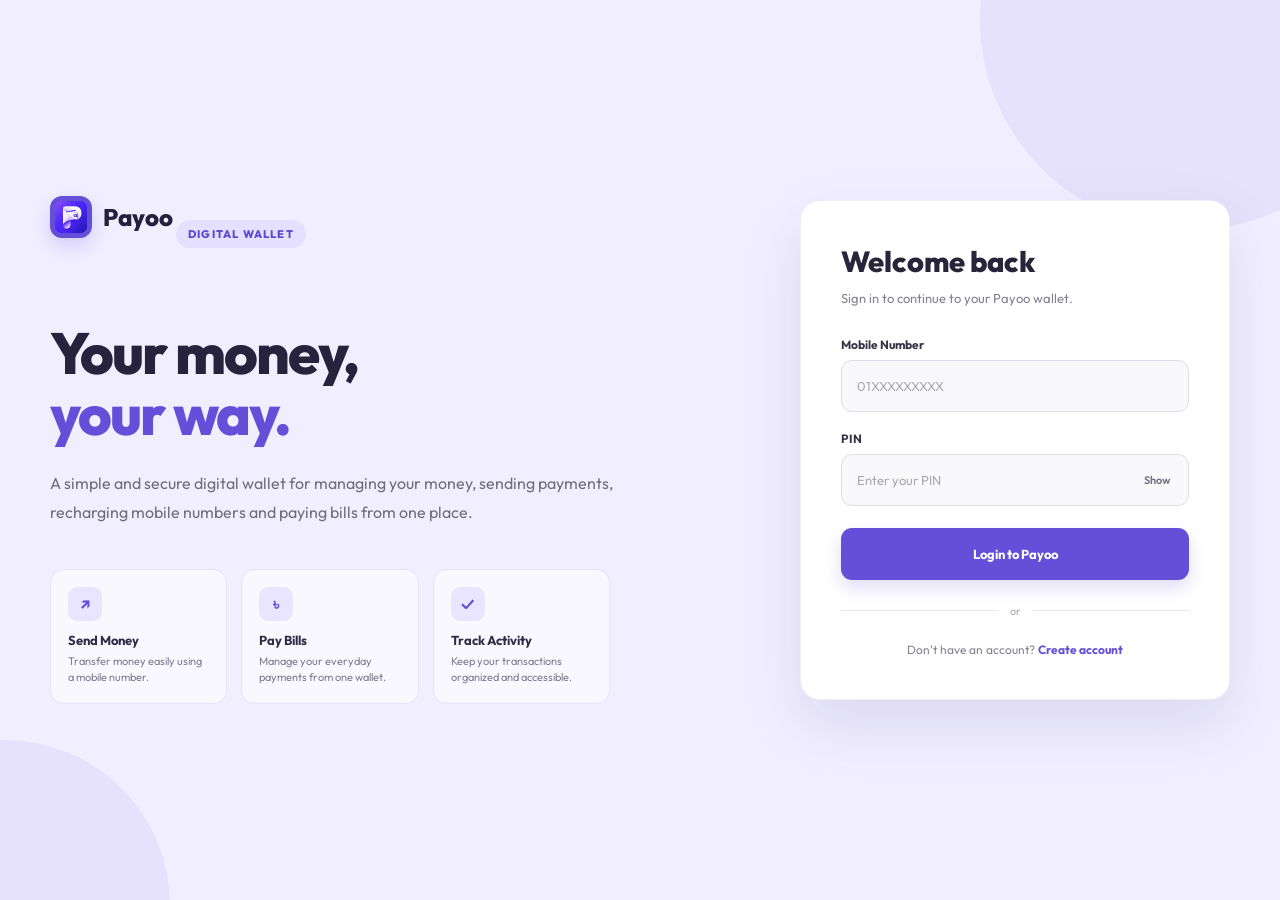
<file: mobile-recharge.html>
<!DOCTYPE html>
<html lang="en">
<head>
    <meta charset="UTF-8">
    <meta name="viewport" content="width=device-width, initial-scale=1.0">
    <title>Payoo — Mobile Recharge</title>
    <link rel="stylesheet" href="style.css">

    <style>
        .recharge-content {
            max-width: 1180px;
            margin: 0 auto;
        }

        .recharge-grid {
            display: grid;
            grid-template-columns: 1.25fr 0.75fr;
            gap: 18px;
        }

        .recharge-card {
            padding: 24px;
            border: 1px solid var(--border);
            border-radius: 16px;
            background: #fff;
        }

        .recharge-head {
            margin-bottom: 22px;
        }

        .recharge-head h2 {
            margin: 0 0 5px;
            color: var(--text);
            font-size: 18px;
        }

        .recharge-head p {
            margin: 0;
            color: var(--muted);
            font-size: 13px;
        }

        .recharge-form {
            display: flex;
            flex-direction: column;
            gap: 17px;
        }

        .recharge-form .field {
            margin: 0;
        }

        .recharge-form input,
        .recharge-form select {
            width: 100%;
            box-sizing: border-box;
        }

        .recharge-button {
            width: 100%;
            margin-top: 2px;
        }

        .operators {
            display: grid;
            grid-template-columns: 1fr 1fr;
            gap: 12px;
        }

        .operator {
            display: flex;
            align-items: center;
            gap: 12px;
            padding: 14px;
            border: 1px solid var(--border);
            border-radius: 12px;
            background: #fff;
            color: var(--text);
            font-size: 13px;
            font-weight: 600;
        }

        .operator:hover {
            border-color: #d9d1ff;
            box-shadow: var(--shadow);
        }

        .operator-icon {
            display: flex;
            align-items: center;
            justify-content: center;
            flex-shrink: 0;
            width: 42px;
            height: 42px;
            padding: 7px;
            border-radius: 11px;
            background: var(--primary-soft);
        }

        .operator-icon img {
            width: 100%;
            height: 100%;
            object-fit: contain;
            display: block;
        }

        .limits {
            margin-top: 20px;
            border-top: 1px solid var(--border);
        }

        .limit {
            display: flex;
            align-items: center;
            justify-content: space-between;
            padding: 13px 0;
            border-bottom: 1px solid var(--border);
            font-size: 13px;
        }

        .limit span {
            color: var(--muted);
        }

        .limit strong {
            color: var(--text);
        }

        .recharge-info {
            margin-top: 18px;
            padding: 14px 15px;
            border: 1px solid #f2dfaa;
            border-radius: 10px;
            background: #fff8e8;
            color: #806515;
            font-size: 12px;
            line-height: 1.5;
        }
    </style>
</head>

<body>
<div class="app-shell">

    <aside class="sidebar">
<a class="brand" href="dashboard.html">
    <span class="brand-mark">
        <img src="images/payoo-logo.png" alt="Payoo">
    </span>
    Payoo
</a>

        <nav class="nav">
            <a href="dashboard.html" data-nav="dashboard"><span>⌂</span>Dashboard</a>
            <a href="add-money.html" data-nav="add-money"><span>+</span>Add Money</a>
            <a href="send-money.html" data-nav="send-money"><span>↗</span>Send Money</a>
            <a href="cash-out.html" data-nav="cash-out"><span>↓</span>Cash Out</a>
            <a href="mobile-recharge.html" data-nav="mobile-recharge"><span>▣</span>Mobile Recharge</a>
            <a href="pay-bill.html" data-nav="pay-bill"><span>◫</span>Pay Bill</a>
            <a href="transactions.html" data-nav="transactions"><span>≡</span>Transactions</a>
            <a href="ai-assistant.html" data-nav="ai-assistant"><span>✦</span>AI Assistant</a>
            <a href="profile.html" data-nav="profile"><span>●</span>Profile</a>
        </nav>

        <div class="sidebar-bottom">
            <button class="nav" data-logout>
                <span>↪</span>
                Logout
            </button>
        </div>
    </aside>

    <main class="main">
        <header class="topbar">
            <div class="top-title">
                <div class="page-title">
                    <h1>Mobile Recharge</h1>
                    <p>Recharge any Bangladesh mobile number</p>
                </div>
            </div>

            <div class="user-chip">
                <div>
                    <strong data-user-name></strong>
                    <small class="muted block" data-user-mobile></small>
                </div>
                <div class="avatar" data-avatar></div>
            </div>
        </header>

        <section class="content recharge-content">
            <div class="recharge-grid">

                <section class="recharge-card">
                    <div class="recharge-head">
                        <h2>Recharge mobile</h2>
                        <p>Enter the mobile number and recharge amount.</p>
                    </div>

                    <div id="formAlert"></div>

                    <form id="rechargeForm" class="recharge-form">

                        <div class="field">
                            <label for="mobile">Mobile Number</label>
                            <input
                                id="mobile"
                                name="mobile"
                                type="tel"
                                placeholder="01712345678"
                                inputmode="tel"
                                required
                            >
                        </div>

                        <div class="field">
                            <label for="operator">Operator</label>
                            <select id="operator" name="operator">
                                <option>Grameenphone</option>
                                <option>Robi</option>
                                <option>Banglalink</option>
                                <option>Airtel</option>
                                <option>Teletalk</option>
                            </select>
                        </div>

                        <div class="field">
                            <label for="rechargeType">Recharge Type</label>
                            <select id="rechargeType" name="rechargeType">
                                <option>Prepaid</option>
                                <option>Postpaid</option>
                            </select>
                        </div>

                        <div class="field">
                            <label for="amount">Amount</label>
                            <input
                                id="amount"
                                name="amount"
                                type="number"
                                min="20"
                                max="10000"
                                step="0.01"
                                placeholder="Enter recharge amount"
                                required
                            >
                        </div>

                        <div class="field">
                            <label for="pin">Payoo PIN</label>
                            <input
                                id="pin"
                                name="pin"
                                type="password"
                                maxlength="6"
                                inputmode="numeric"
                                placeholder="Enter your PIN"
                                required
                            >
                        </div>

                        <button type="submit" class="btn btn-primary recharge-button">
                            Recharge
                        </button>

                    </form>
                </section>

                <section class="recharge-card">

                    <div class="recharge-head">
                        <h2>Supported Operators</h2>
                        <p>Available mobile operators for this demo.</p>
                    </div>

                    <div class="operators">

                        <div class="operator">
                            <div class="operator-icon">
                                <img
                                    src="images/gp.png"
                                    alt="Grameenphone"
                                >
                            </div>
                            <span>Grameenphone</span>
                        </div>

                        <div class="operator">
                            <div class="operator-icon">
                                <img
                                    src="images/robi.png"
                                    alt="Robi"
                                >
                            </div>
                            <span>Robi</span>
                        </div>

                        <div class="operator">
                            <div class="operator-icon">
                                <img
                                    src="images/banglalink.png"
                                    alt="Banglalink"
                                >
                            </div>
                            <span>Banglalink</span>
                        </div>

                        <div class="operator">
                            <div class="operator-icon">
                                <img
                                    src="images/airtel.png"
                                    alt="Airtel"
                                >
                            </div>
                            <span>Airtel</span>
                        </div>

                        <div class="operator">
                            <div class="operator-icon">
                                <img
                                    src="images/teletalk.png"
                                    alt="Teletalk"
                                >
                            </div>
                            <span>Teletalk</span>
                        </div>

                    </div>

                    <div class="limits">

                        <div class="limit">
                            <span>Minimum recharge</span>
                            <strong>৳20</strong>
                        </div>

                        <div class="limit">
                            <span>Maximum recharge</span>
                            <strong>৳10,000</strong>
                        </div>

                        <div class="limit">
                            <span>Recharge fee</span>
                            <strong>৳0.00</strong>
                        </div>

                    </div>

                    <div class="recharge-info">
                        <strong>Demo only:</strong>
                        No real mobile recharge service is connected.
                        Recharge amounts are deducted from the Payoo demo wallet
                        and saved in browser localStorage.
                    </div>

                </section>

            </div>
        </section>
    </main>
</div>

<script src="js/storage.js"></script>
<script src="js/common.js"></script>
<script src="js/recharge.js"></script>
</body>
</html>
</file>
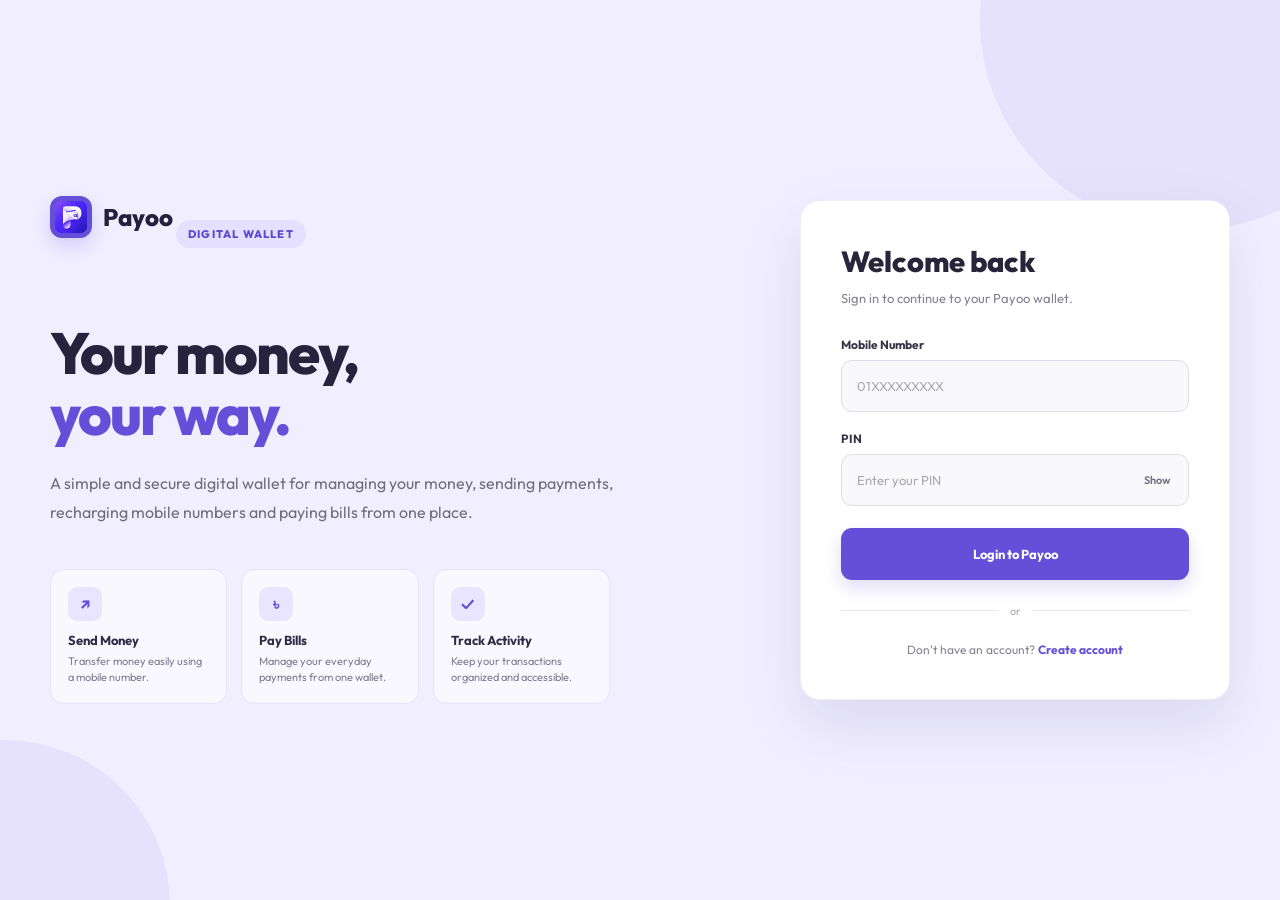
<file: pay-bill.html>
<!DOCTYPE html>
<html lang="en">
<head>
    <meta charset="UTF-8">
    <meta name="viewport" content="width=device-width, initial-scale=1.0">
    <title>Payoo — Pay Bill</title>
    <link rel="stylesheet" href="style.css">

    <style>
        .bill-content {
            max-width: 1180px;
            margin: 0 auto;
        }

        .bill-grid {
            display: grid;
            grid-template-columns: 1.25fr 0.75fr;
            gap: 18px;
        }

        .bill-card {
            padding: 24px;
            border: 1px solid var(--border);
            border-radius: 16px;
            background: #fff;
        }

        .bill-head {
            margin-bottom: 22px;
        }

        .bill-head h2 {
            margin: 0 0 5px;
            color: var(--text);
            font-size: 18px;
        }

        .bill-head p {
            margin: 0;
            color: var(--muted);
            font-size: 13px;
        }

        .bill-form {
            display: flex;
            flex-direction: column;
            gap: 17px;
        }

        .bill-form .field {
            margin: 0;
        }

        .bill-form input,
        .bill-form select {
            width: 100%;
            box-sizing: border-box;
        }

        .bill-button {
            width: 100%;
            margin-top: 2px;
        }

        .categories {
            display: grid;
            grid-template-columns: 1fr 1fr;
            gap: 12px;
        }

        .category {
            padding: 16px;
            border: 1px solid var(--border);
            border-radius: 12px;
            background: #fff;
            color: var(--text);
            font-size: 13px;
            font-weight: 500;
        }

        .category span {
            display: block;
            margin-bottom: 6px;
            font-size: 18px;
        }

        .limits {
            margin-top: 18px;
            border-top: 1px solid var(--border);
        }

        .limit {
            display: flex;
            align-items: center;
            justify-content: space-between;
            padding: 13px 0;
            border-bottom: 1px solid var(--border);
            font-size: 13px;
        }

        .limit span {
            color: var(--muted);
        }

        .limit strong {
            color: var(--text);
        }

        .bill-info {
            margin-top: 18px;
            padding: 14px 15px;
            border: 1px solid #f2dfaa;
            border-radius: 10px;
            background: #fff8e8;
            color: #806515;
            font-size: 12px;
            line-height: 1.5;
        }
    </style>
</head>

<body>
<div class="app-shell">

    <aside class="sidebar">
<a class="brand" href="dashboard.html">
    <span class="brand-mark">
        <img src="images/payoo-logo.png" alt="Payoo">
    </span>
    Payoo
</a>

        <nav class="nav">
            <a href="dashboard.html" data-nav="dashboard"><span>⌂</span>Dashboard</a>
            <a href="add-money.html" data-nav="add-money"><span>+</span>Add Money</a>
            <a href="send-money.html" data-nav="send-money"><span>↗</span>Send Money</a>
            <a href="cash-out.html" data-nav="cash-out"><span>↓</span>Cash Out</a>
            <a href="mobile-recharge.html" data-nav="mobile-recharge"><span>▣</span>Mobile Recharge</a>
            <a href="pay-bill.html" data-nav="pay-bill"><span>◫</span>Pay Bill</a>
            <a href="transactions.html" data-nav="transactions"><span>≡</span>Transactions</a>
            <a href="ai-assistant.html" data-nav="ai-assistant"><span>✦</span>AI Assistant</a>
            <a href="profile.html" data-nav="profile"><span>●</span>Profile</a>
        </nav>

        <div class="sidebar-bottom">
            <button class="nav" data-logout>
                <span>↪</span>
                Logout
            </button>
        </div>
    </aside>

    <main class="main">
        <header class="topbar">
            <div class="top-title">
                <div class="page-title">
                    <h1>Pay Bill</h1>
                    <p>Pay your bills securely from your Payoo wallet</p>
                </div>
            </div>

            <div class="user-chip">
                <div>
                    <strong data-user-name></strong>
                    <small class="muted block" data-user-mobile></small>
                </div>
                <div class="avatar" data-avatar></div>
            </div>
        </header>

        <section class="content bill-content">
            <div class="bill-grid">

                <section class="bill-card">
                    <div class="bill-head">
                        <h2>Pay a bill</h2>
                        <p>Enter your bill information and confirm with your Payoo PIN.</p>
                    </div>

                    <div id="formAlert"></div>

                    <form id="billForm" class="bill-form">

                        <div class="field">
                            <label for="billType">Bill Type</label>
                            <select id="billType" name="billType">
                                <option>Electricity</option>
                                <option>Gas</option>
                                <option>Water</option>
                                <option>Internet</option>
                                <option>Education</option>
                                <option>TV/Cable</option>
                            </select>
                        </div>

                        <div class="field">
                            <label for="billNumber">Customer / Bill Number</label>
                            <input
                                id="billNumber"
                                name="billNumber"
                                placeholder="Enter customer or bill number"
                                required
                            >
                        </div>

                        <div class="field">
                            <label for="amount">Amount</label>
                            <input
                                id="amount"
                                name="amount"
                                type="number"
                                min="20"
                                max="100000"
                                step="0.01"
                                placeholder="Enter amount"
                                required
                            >
                        </div>

                        <div class="field">
                            <label for="pin">Payoo PIN</label>
                            <input
                                id="pin"
                                name="pin"
                                type="password"
                                maxlength="6"
                                inputmode="numeric"
                                placeholder="Enter your PIN"
                                required
                            >
                        </div>

                        <button type="submit" class="btn btn-primary bill-button">
                            Pay Bill
                        </button>

                    </form>
                </section>

                <section class="bill-card">

                    <div class="bill-head">
                        <h2>Bill Categories</h2>
                        <p>Supported categories for this demo wallet.</p>
                    </div>

                    <div class="categories">
                        <div class="category">
                            <span>⚡</span>
                            Electricity
                        </div>

                        <div class="category">
                            <span>🔥</span>
                            Gas
                        </div>

                        <div class="category">
                            <span>💧</span>
                            Water
                        </div>

                        <div class="category">
                            <span>🌐</span>
                            Internet
                        </div>

                        <div class="category">
                            <span>🎓</span>
                            Education
                        </div>

                        <div class="category">
                            <span>📺</span>
                            TV/Cable
                        </div>
                    </div>

                    <div class="limits">

                        <div class="limit">
                            <span>Minimum payment</span>
                            <strong>৳20</strong>
                        </div>

                        <div class="limit">
                            <span>Maximum payment</span>
                            <strong>৳100,000</strong>
                        </div>

                        <div class="limit">
                            <span>Payment fee</span>
                            <strong>৳0.00</strong>
                        </div>

                    </div>

                    <div class="bill-info">
                        <strong>Demo only:</strong>
                        No real bill payment service is connected.
                        Payments are simulated using your Payoo wallet balance
                        and stored in browser localStorage.
                    </div>

                </section>

            </div>
        </section>
    </main>
</div>

<script src="js/storage.js"></script>
<script src="js/common.js"></script>
<script src="js/bill-pay.js"></script>
</body>
</html>
</file>
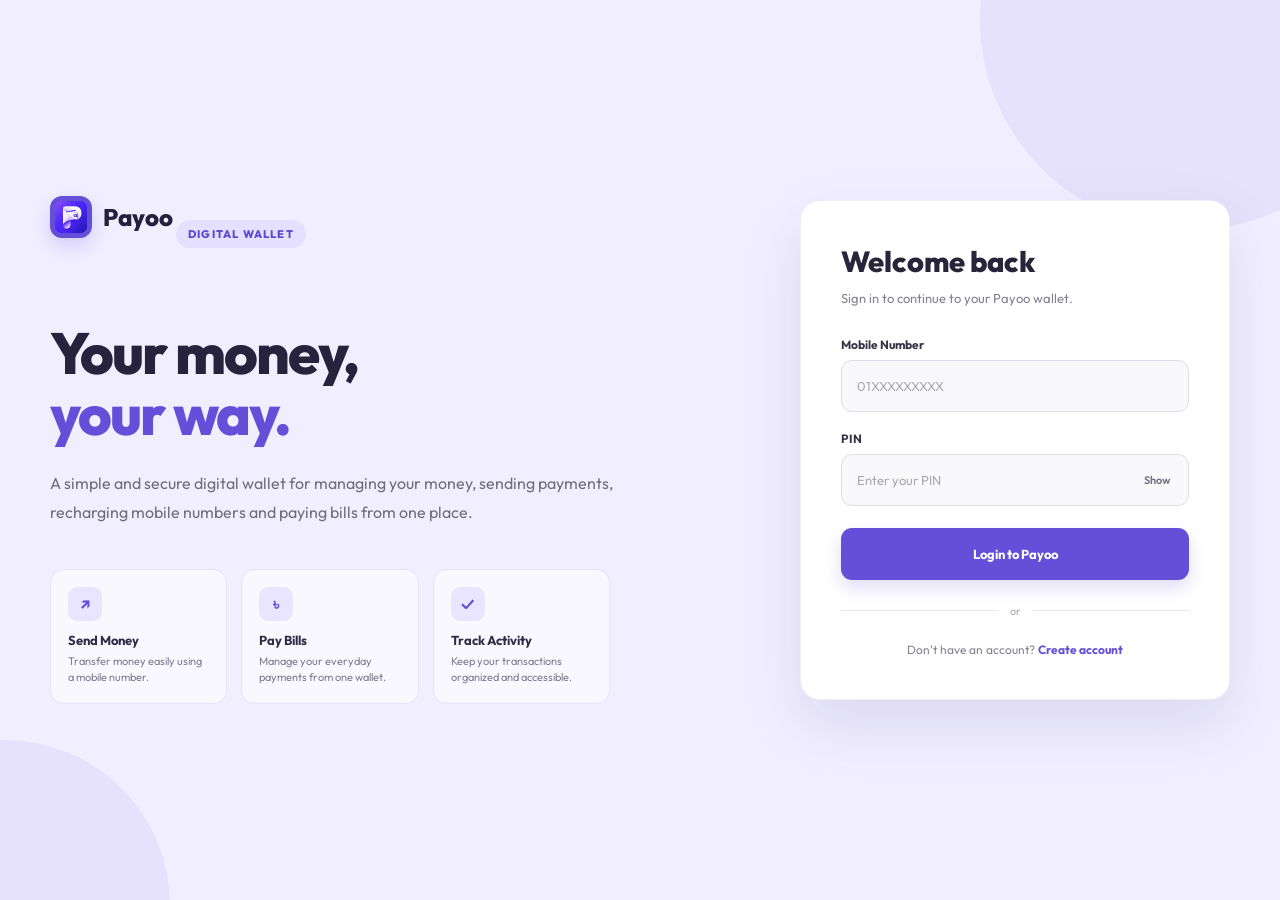
<file: profile.html>
<!DOCTYPE html>
<html lang="en">
<head>
    <meta charset="UTF-8">
    <meta name="viewport" content="width=device-width, initial-scale=1.0">
    <title>Payoo — Profile</title>
    <link rel="stylesheet" href="style.css">

    <style>
        .profile-content {
            max-width: 1180px;
            margin: 0 auto;
        }

        .profile-header {
            display: flex;
            align-items: center;
            justify-content: space-between;
            gap: 20px;
            padding: 24px;
            margin-bottom: 18px;
            border: 1px solid var(--border);
            border-radius: 16px;
            background: #fff;
        }

        .profile-left {
            display: flex;
            align-items: center;
            gap: 18px;
        }

        .photo-wrap {
            position: relative;
            width: 82px;
            height: 82px;
            flex-shrink: 0;
        }

        .profile-photo {
            display: flex;
            align-items: center;
            justify-content: center;
            width: 82px;
            height: 82px;
            overflow: hidden;
            border: 3px solid #fff;
            border-radius: 50%;
            background: var(--primary-soft);
            color: var(--primary);
            font-size: 27px;
            font-weight: 700;
            box-shadow: 0 0 0 1px #e4e1f5;
        }

        .profile-photo img {
            width: 100%;
            height: 100%;
            object-fit: cover;
        }

        .photo-edit {
            position: absolute;
            right: -2px;
            bottom: -2px;
            display: flex;
            align-items: center;
            justify-content: center;
            width: 28px;
            height: 28px;
            border: 2px solid #fff;
            border-radius: 50%;
            background: var(--primary);
            color: #fff;
            cursor: pointer;
            font-size: 13px;
        }

        .profile-info-head h2 {
            margin: 0 0 5px;
            color: var(--text);
            font-size: 20px;
        }

        .profile-info-head p {
            margin: 0;
            color: var(--muted);
            font-size: 13px;
        }

        .photo-options {
            display: flex;
            gap: 8px;
            margin-top: 10px;
        }

        .photo-options button {
            padding: 7px 10px;
            border: 1px solid #e1deef;
            border-radius: 8px;
            background: #f8f7ff;
            color: var(--primary);
            font-size: 11px;
            cursor: pointer;
        }

        .photo-options button:hover {
            background: #eeeaff;
        }

        .profile-grid {
            display: grid;
            grid-template-columns: 1.2fr 1fr;
            gap: 18px;
        }

        .profile-card {
            padding: 24px;
            border: 1px solid var(--border);
            border-radius: 16px;
            background: #fff;
        }

        .card-head {
            display: flex;
            align-items: flex-start;
            justify-content: space-between;
            gap: 15px;
            margin-bottom: 20px;
        }

        .card-head h2 {
            margin: 0 0 5px;
            color: var(--text);
            font-size: 18px;
        }

        .card-head p {
            margin: 0;
            color: var(--muted);
            font-size: 13px;
        }

        .profile-info {
            border-top: 1px solid var(--border);
        }

        .profile-row {
            display: flex;
            align-items: center;
            justify-content: space-between;
            gap: 20px;
            padding: 14px 0;
            border-bottom: 1px solid var(--border);
            font-size: 13px;
        }

        .profile-row > span {
            color: var(--muted);
        }

        .profile-row > strong {
            color: var(--text);
            text-align: right;
        }

        .wallet-balance {
            font-size: 21px;
        }

        .status-active {
            color: var(--success) !important;
        }

        .account-number {
            display: flex;
            align-items: center;
            justify-content: flex-end;
            gap: 8px;
        }

        .copy-account {
            padding: 5px 8px;
            border: 0;
            border-radius: 7px;
            background: #f1efff;
            color: var(--primary);
            font-size: 11px;
            cursor: pointer;
        }

        .edit-section,
        .pin-section {
            display: none;
            padding-top: 20px;
            margin-top: 20px;
            border-top: 1px solid var(--border);
        }

        .edit-section.active,
        .pin-section.active {
            display: block;
        }

        .edit-form,
        .pin-form {
            display: flex;
            flex-direction: column;
            gap: 16px;
        }

        .edit-form .field,
        .pin-form .field {
            margin: 0;
        }

        .edit-actions,
        .pin-actions,
        .wallet-actions {
            display: flex;
            gap: 10px;
        }

        .edit-actions .btn,
        .pin-actions .btn,
        .wallet-actions .btn {
            flex: 1;
        }

        .wallet-actions {
            margin-top: 20px;
        }

        .profile-alert {
            margin-bottom: 16px;
        }

        #photoInput {
            display: none;
        }
    </style>
</head>

<body>
<div class="app-shell">

    <aside class="sidebar">
<a class="brand" href="dashboard.html">
    <span class="brand-mark">
        <img src="images/payoo-logo.png" alt="Payoo">
    </span>
    Payoo
</a>

        <nav class="nav">
            <a href="dashboard.html" data-nav="dashboard"><span>⌂</span>Dashboard</a>
            <a href="add-money.html" data-nav="add-money"><span>+</span>Add Money</a>
            <a href="send-money.html" data-nav="send-money"><span>↗</span>Send Money</a>
            <a href="cash-out.html" data-nav="cash-out"><span>↓</span>Cash Out</a>
            <a href="mobile-recharge.html" data-nav="mobile-recharge"><span>▣</span>Mobile Recharge</a>
            <a href="pay-bill.html" data-nav="pay-bill"><span>◫</span>Pay Bill</a>
            <a href="transactions.html" data-nav="transactions"><span>≡</span>Transactions</a>
            <a href="ai-assistant.html" data-nav="ai-assistant"><span>✦</span>AI Assistant</a>
            <a href="profile.html" data-nav="profile"><span>●</span>Profile</a>
        </nav>

        <div class="sidebar-bottom">
            <button class="nav" data-logout>
                <span>↪</span>
                Logout
            </button>
        </div>
    </aside>

    <main class="main">
        <header class="topbar">
            <div class="top-title">
                <div class="page-title">
                    <h1>Profile</h1>
                    <p>Manage your Payoo account</p>
                </div>
            </div>

            <div class="user-chip">
                <div>
                    <strong data-user-name></strong>
                    <small class="muted block" data-user-mobile></small>
                </div>
                <div class="avatar" data-avatar></div>
            </div>
        </header>

        <section class="content profile-content">

            <section class="profile-header">
                <div class="profile-left">

                    <div class="photo-wrap">
                        <div class="profile-photo" id="profilePhoto"></div>

                        <button
                            type="button"
                            class="photo-edit"
                            id="photoEditButton"
                            title="Change profile photo"
                        >✎</button>
                    </div>

                    <div class="profile-info-head">
                        <h2 id="profileHeaderName"></h2>
                        <p id="profileHeaderMobile"></p>

                        <div class="photo-options">
                            <button type="button" id="uploadPhotoButton">Change Photo</button>
                            <button type="button" id="removePhotoButton">Remove</button>
                        </div>
                    </div>

                </div>

                <button
                    type="button"
                    id="editProfileButton"
                    class="btn btn-secondary"
                >
                    Edit Profile
                </button>
            </section>

            <input
                type="file"
                id="photoInput"
                accept="image/png,image/jpeg,image/webp"
            >

            <div class="profile-grid">

                <section class="profile-card">

                    <div class="card-head">
                        <div>
                            <h2>Personal Information</h2>
                            <p>Your registered Payoo account details.</p>
                        </div>
                    </div>

                    <div class="profile-info">

                        <div class="profile-row">
                            <span>Full name</span>
                            <strong id="profileName"></strong>
                        </div>

                        <div class="profile-row">
                            <span>Mobile / Account</span>

                            <div class="account-number">
                                <strong id="profileMobile"></strong>
                                <button
                                    type="button"
                                    class="copy-account"
                                    id="copyAccount"
                                >Copy</button>
                            </div>
                        </div>

                        <div class="profile-row">
                            <span>NID</span>
                            <strong id="profileNid"></strong>
                        </div>

                        <div class="profile-row">
                            <span>Date of birth</span>
                            <strong id="profileDob"></strong>
                        </div>

                    </div>

                    <div class="edit-section" id="editSection">

                        <div id="profileAlert" class="profile-alert"></div>

                        <form id="editProfileForm" class="edit-form">

                            <div class="field">
                                <label for="editName">Full Name</label>
                                <input
                                    id="editName"
                                    type="text"
                                    name="name"
                                    placeholder="Enter your full name"
                                    required
                                >
                            </div>

                            <div class="field">
                                <label for="editMobile">Mobile / Account Number</label>
                                <input
                                    id="editMobile"
                                    type="tel"
                                    name="mobile"
                                    readonly
                                >
                            </div>

                            <div class="field">
                                <label for="editNid">NID Number</label>
                                <input
                                    id="editNid"
                                    type="text"
                                    name="nid"
                                    placeholder="Enter NID number"
                                    required
                                >
                            </div>

                            <div class="field">
                                <label for="editDob">Date of Birth</label>
                                <input
                                    id="editDob"
                                    type="date"
                                    name="dob"
                                    required
                                >
                            </div>

                            <div class="edit-actions">
                                <button type="submit" class="btn btn-primary">
                                    Save Changes
                                </button>

                                <button
                                    type="button"
                                    id="cancelEditButton"
                                    class="btn btn-secondary"
                                >
                                    Cancel
                                </button>
                            </div>

                        </form>
                    </div>

                </section>

                <section class="profile-card">

                    <div class="card-head">
                        <div>
                            <h2>Wallet &amp; Security</h2>
                            <p>Manage your wallet and account security.</p>
                        </div>
                    </div>

                    <div class="profile-info">

                        <div class="profile-row">
                            <span>Current balance</span>
                            <strong id="profileBalance" class="wallet-balance"></strong>
                        </div>

                        <div class="profile-row">
                            <span>Account status</span>
                            <strong class="status-active">Active</strong>
                        </div>

                        <div class="profile-row">
                            <span>Account type</span>
                            <strong>Payoo Wallet</strong>
                        </div>

                    </div>

                    <div class="wallet-actions">
                        <button
                            type="button"
                            id="changePinButton"
                            class="btn btn-secondary"
                        >
                            Change PIN
                        </button>
                    </div>

                    <div id="pinSection" class="pin-section">

                        <div id="pinAlert" class="profile-alert"></div>

                        <form id="changePinForm" class="pin-form">

                            <div class="field">
                                <label for="currentPin">Current PIN</label>
                                <input
                                    id="currentPin"
                                    type="password"
                                    name="currentPin"
                                    maxlength="6"
                                    inputmode="numeric"
                                    placeholder="Enter current PIN"
                                    required
                                >
                            </div>

                            <div class="field">
                                <label for="newPin">New PIN</label>
                                <input
                                    id="newPin"
                                    type="password"
                                    name="newPin"
                                    maxlength="6"
                                    inputmode="numeric"
                                    placeholder="Enter new PIN"
                                    required
                                >
                            </div>

                            <div class="field">
                                <label for="confirmPin">Confirm New PIN</label>
                                <input
                                    id="confirmPin"
                                    type="password"
                                    name="confirmPin"
                                    maxlength="6"
                                    inputmode="numeric"
                                    placeholder="Confirm new PIN"
                                    required
                                >
                            </div>

                            <div class="pin-actions">
                                <button type="submit" class="btn btn-primary">
                                    Update PIN
                                </button>

                                <button
                                    type="button"
                                    id="cancelPinButton"
                                    class="btn btn-secondary"
                                >
                                    Cancel
                                </button>
                            </div>

                        </form>
                    </div>

                </section>

            </div>
        </section>
    </main>
</div>

<script src="js/storage.js"></script>
<script src="js/common.js"></script>
<script src="js/profile.js"></script>
</body>
</html>
</file>
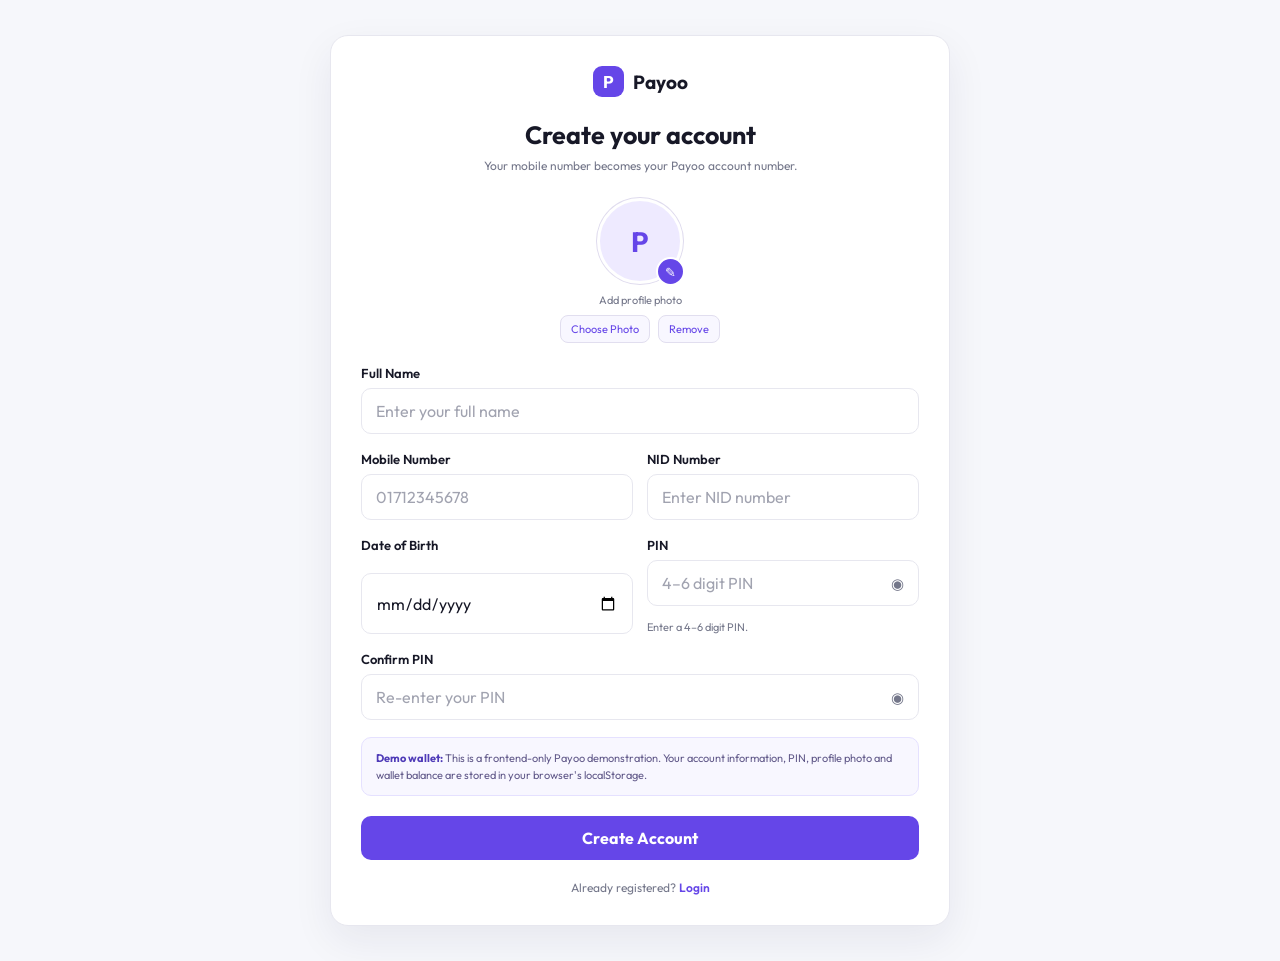
<file: register.html>
<!DOCTYPE html>
<html lang="en">
<head>
    <meta charset="UTF-8">
    <meta name="viewport" content="width=device-width, initial-scale=1.0">
    <title>Payoo — Register</title>
    <link rel="stylesheet" href="style.css">

    <style>
        .register-page {
            min-height: 100vh;
            display: flex;
            align-items: center;
            justify-content: center;
            padding: 35px 20px;
        }

        .register-card {
            width: 100%;
            max-width: 620px;
            padding: 30px;
            border: 1px solid var(--border);
            border-radius: 18px;
            background: #fff;
            box-shadow: 0 15px 40px rgba(35, 35, 65, 0.07);
        }

        .register-brand {
            display: flex;
            align-items: center;
            justify-content: center;
            gap: 9px;
            margin-bottom: 22px;
            color: var(--text);
            text-decoration: none;
            font-size: 19px;
            font-weight: 700;
        }

        .register-brand .brand-mark {
            display: flex;
            align-items: center;
            justify-content: center;
            width: 31px;
            height: 31px;
            border-radius: 9px;
            background: var(--primary);
            color: #fff;
            font-size: 17px;
            font-weight: 700;
        }

        .register-heading {
            margin-bottom: 25px;
            text-align: center;
        }

        .register-heading h1 {
            margin: 0 0 7px;
            color: var(--text);
            font-size: 25px;
        }

        .register-heading p {
            margin: 0;
            color: var(--muted);
            font-size: 12px;
        }

        .register-photo-section {
            display: flex;
            flex-direction: column;
            align-items: center;
            margin-bottom: 22px;
        }

        .register-photo-wrapper {
            position: relative;
            width: 86px;
            height: 86px;
        }

        .register-photo {
            display: flex;
            align-items: center;
            justify-content: center;
            width: 86px;
            height: 86px;
            overflow: hidden;
            border: 3px solid #fff;
            border-radius: 50%;
            background: #eeeaff;
            color: var(--primary);
            font-size: 28px;
            font-weight: 700;
            box-shadow: 0 0 0 1px #dfdbee;
        }

        .register-photo img {
            width: 100%;
            height: 100%;
            object-fit: cover;
        }

        .photo-camera-button {
            position: absolute;
            right: -2px;
            bottom: -2px;
            display: flex;
            align-items: center;
            justify-content: center;
            width: 29px;
            height: 29px;
            border: 2px solid #fff;
            border-radius: 50%;
            background: var(--primary);
            color: #fff;
            cursor: pointer;
            font-size: 13px;
        }

        .photo-label {
            margin-top: 9px;
            color: var(--muted);
            font-size: 11px;
        }

        .photo-actions {
            display: flex;
            gap: 8px;
            margin-top: 8px;
        }

        .photo-actions button {
            padding: 6px 10px;
            border: 1px solid #e1deef;
            border-radius: 8px;
            background: #f8f7ff;
            color: var(--primary);
            cursor: pointer;
            font-size: 11px;
        }

        .photo-actions button:hover {
            background: #eeeaff;
        }

        #profilePhotoInput {
            display: none;
        }

        .register-form {
            display: flex;
            flex-direction: column;
            gap: 17px;
        }

        .register-form .field {
            margin-top: 0 !important;
        }

        .register-row {
            display: grid;
            grid-template-columns: 1fr 1fr;
            gap: 14px;
        }

        .input-wrapper {
            position: relative;
        }

        .input-wrapper input {
            width: 100%;
            padding-right: 45px;
        }

        .toggle-pin {
            position: absolute;
            top: 50%;
            right: 10px;
            padding: 5px;
            border: 0;
            background: transparent;
            color: var(--muted);
            cursor: pointer;
            font-size: 15px;
            transform: translateY(-50%);
        }

        .toggle-pin:hover {
            color: var(--primary);
        }

        .pin-strength {
            margin-top: 7px;
            color: var(--muted);
            font-size: 11px;
        }

        .pin-strength.weak {
            color: #c0392b;
        }

        .pin-strength.medium {
            color: #9a7410;
        }

        .pin-strength.strong {
            color: #008a55;
        }

        .register-info {
            padding: 12px 14px;
            border: 1px solid #e5e1ff;
            border-radius: 10px;
            background: #f8f7ff;
            color: #625a8a;
            font-size: 11px;
            line-height: 1.5;
        }

        .register-info strong {
            color: #4f3bb8;
        }

        .register-actions {
            margin-top: 3px;
        }

        .register-button {
            width: 100%;
        }

        .register-footer {
            margin-top: 20px;
            color: var(--muted);
            font-size: 12px;
            text-align: center;
        }

        .register-footer a {
            color: var(--primary);
            text-decoration: none;
            font-weight: 600;
        }

        .register-footer a:hover {
            text-decoration: underline;
        }
    </style>
</head>

<body>
<main class="register-page">
    <section class="register-card">
        <a href="index.html" class="register-brand">
            <span class="brand-mark">P</span>
            Payoo
        </a>

        <div class="register-heading">
            <h1>Create your account</h1>
            <p>Your mobile number becomes your Payoo account number.</p>
        </div>

        <div class="register-photo-section">
            <div class="register-photo-wrapper">
                <div class="register-photo" id="registerPhoto">P</div>
                <button
                    type="button"
                    class="photo-camera-button"
                    id="photoCameraButton"
                    title="Add profile photo"
                >✎</button>
            </div>

            <div class="photo-label">Add profile photo</div>

            <div class="photo-actions">
                <button type="button" id="choosePhotoButton">Choose Photo</button>
                <button type="button" id="removePhotoButton">Remove</button>
            </div>
        </div>

        <input
            type="file"
            id="profilePhotoInput"
            accept="image/png,image/jpeg,image/webp"
        >

        <div id="formAlert"></div>

        <form id="registerForm" class="register-form">
            <div class="field">
                <label for="registerName">Full Name</label>
                <input
                    id="registerName"
                    type="text"
                    name="name"
                    placeholder="Enter your full name"
                    autocomplete="name"
                    required
                >
            </div>

            <div class="register-row">
                <div class="field">
                    <label for="registerMobile">Mobile Number</label>
                    <input
                        id="registerMobile"
                        type="tel"
                        name="mobile"
                        placeholder="01712345678"
                        inputmode="tel"
                        autocomplete="tel"
                        required
                    >
                </div>

                <div class="field">
                    <label for="registerNid">NID Number</label>
                    <input
                        id="registerNid"
                        type="text"
                        name="nid"
                        placeholder="Enter NID number"
                        inputmode="numeric"
                        required
                    >
                </div>
            </div>

            <div class="register-row">
                <div class="field">
                    <label for="registerDob">Date of Birth</label>
                    <input
                        id="registerDob"
                        type="date"
                        name="dob"
                        required
                    >
                </div>

                <div class="field">
                    <label for="pin">PIN</label>
                    <div class="input-wrapper">
                        <input
                            id="pin"
                            type="password"
                            name="pin"
                            maxlength="6"
                            inputmode="numeric"
                            placeholder="4–6 digit PIN"
                            autocomplete="new-password"
                            required
                        >
                        <button
                            type="button"
                            class="toggle-pin"
                            id="togglePin"
                            title="Show PIN"
                        >◉</button>
                    </div>

                    <div id="pinStrength" class="pin-strength">
                        Enter a 4–6 digit PIN.
                    </div>
                </div>
            </div>

            <div class="field">
                <label for="confirmPin">Confirm PIN</label>
                <div class="input-wrapper">
                    <input
                        id="confirmPin"
                        type="password"
                        name="confirmPin"
                        maxlength="6"
                        inputmode="numeric"
                        placeholder="Re-enter your PIN"
                        autocomplete="new-password"
                        required
                    >
                    <button
                        type="button"
                        class="toggle-pin"
                        id="toggleConfirmPin"
                        title="Show PIN"
                    >◉</button>
                </div>
            </div>

            <div class="register-info">
                <strong>Demo wallet:</strong>
                This is a frontend-only Payoo demonstration.
                Your account information, PIN, profile photo and wallet balance
                are stored in your browser's localStorage.
            </div>

            <div class="register-actions">
                <button
                    type="submit"
                    class="btn btn-primary register-button"
                >
                    Create Account
                </button>
            </div>
        </form>

        <div class="register-footer">
            Already registered?
            <a href="index.html">Login</a>
        </div>
    </section>
</main>

<script src="js/storage.js"></script>
<script src="js/common.js"></script>
<script src="js/auth.js"></script>
<script src="js/register.js"></script>
</body>
</html>
</file>
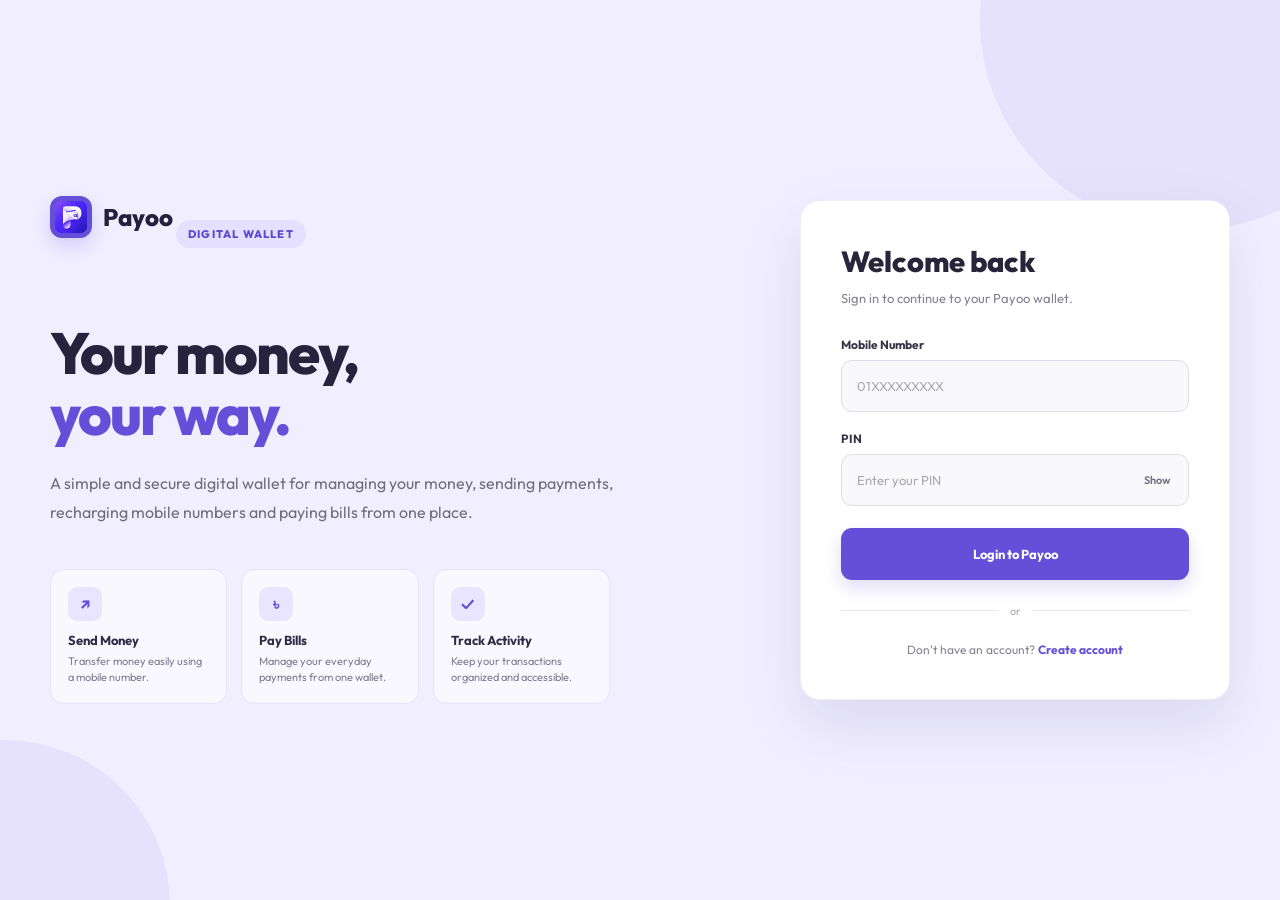
<file: send-money.html>
<!DOCTYPE html>
<html lang="en">
<head>
    <meta charset="UTF-8">
    <meta name="viewport" content="width=device-width, initial-scale=1.0">
    <title>Payoo — Send Money</title>
    <link rel="stylesheet" href="style.css">

    <style>
        .send-money-content {
            width: 100%;
            max-width: 1380px;
            margin: 0 auto;
        }

        .send-money-intro {
            margin-bottom: 22px;
        }

        .send-money-intro h2 {
            margin: 0;
            color: var(--text);
            font-size: 23px;
            font-weight: 750;
            letter-spacing: -0.4px;
        }

        .send-money-intro p {
            margin: 5px 0 0;
            color: var(--muted);
            font-size: 13px;
        }

        .send-money-grid {
            display: grid;
            grid-template-columns: minmax(0, 1.18fr) minmax(300px, 0.82fr);
            gap: 20px;
            align-items: start;
        }

        .send-money-card,
        .send-money-summary {
            border: 1px solid var(--border);
            box-shadow: 0 8px 28px rgba(25, 20, 55, 0.045);
        }

        .send-money-card,
        .send-money-summary {
            padding: 27px;
        }

        .send-money-header {
            display: flex;
            align-items: flex-start;
            justify-content: space-between;
            gap: 18px;
            margin-bottom: 24px;
        }

        .send-money-header-content {
            min-width: 0;
        }

        .send-money-header h2 {
            margin: 0;
            color: var(--text);
            font-size: 18px;
            font-weight: 720;
            letter-spacing: -0.2px;
        }

        .send-money-header p {
            max-width: 430px;
            margin: 5px 0 0;
            color: var(--muted);
            font-size: 11px;
            line-height: 1.5;
        }

        .send-money-header-icon {
            display: grid;
            width: 42px;
            height: 42px;
            flex-shrink: 0;
            place-items: center;
            border: 1px solid rgba(103, 72, 226, 0.1);
            border-radius: 12px;
            color: var(--primary);
            background: var(--primary-soft);
            font-size: 18px;
            font-weight: 800;
        }

        .send-money-form {
            display: flex;
            flex-direction: column;
            gap: 17px;
        }

        .send-money-form .field {
            margin: 0 !important;
        }

        .send-money-form label {
            display: block;
            margin-bottom: 7px;
            color: var(--text);
            font-size: 11px;
            font-weight: 650;
        }

        .send-money-form input {
            width: 100%;
            height: 45px;
            box-sizing: border-box;
            padding: 0 13px;
            border: 1px solid var(--border);
            border-radius: 10px;
            outline: none;
            background: #fff;
            color: var(--text);
            font-size: 12px;
            transition: 0.2s ease;
        }

        .send-money-form input:hover {
            border-color: #d6d2e7;
        }

        .send-money-form input:focus {
            border-color: var(--primary);
            box-shadow: 0 0 0 3px rgba(103, 72, 226, 0.08);
        }

        .send-money-form input::placeholder {
            color: #a5a6b0;
        }

        .recipient-wrap {
            position: relative;
        }

        .recipient-status {
            display: none;
            align-items: center;
            gap: 9px;
            margin-top: 10px;
            padding: 11px 12px;
            border: 1px solid #e5e1f3;
            border-radius: 10px;
            background: #faf9ff;
        }

        .recipient-status.active {
            display: flex;
        }

        .recipient-avatar {
            display: grid;
            width: 31px;
            height: 31px;
            flex-shrink: 0;
            place-items: center;
            border-radius: 9px;
            color: var(--primary);
            background: var(--primary-soft);
            font-size: 10px;
            font-weight: 750;
        }

        .recipient-info {
            min-width: 0;
        }

        .recipient-info strong {
            display: block;
            color: var(--text);
            font-size: 11px;
        }

        .recipient-info span {
            display: block;
            margin-top: 2px;
            color: var(--muted);
            font-size: 9px;
        }

        .recipient-check {
            margin-left: auto;
            color: var(--success);
            font-size: 13px;
            font-weight: 800;
        }

        .amount-input-wrap {
            position: relative;
        }

        .amount-input-wrap span {
            position: absolute;
            top: 50%;
            left: 14px;
            color: var(--text);
            font-size: 13px;
            font-weight: 750;
            pointer-events: none;
            transform: translateY(-50%);
        }

        .amount-input-wrap input {
            padding-left: 32px;
            font-size: 13px;
            font-weight: 600;
        }

        .pin-input-wrap {
            position: relative;
        }

        .pin-input-wrap input {
            padding-right: 48px;
        }

        .pin-toggle {
            position: absolute;
            top: 50%;
            right: 9px;
            display: grid;
            width: 32px;
            height: 32px;
            place-items: center;
            border: 0;
            border-radius: 8px;
            background: transparent;
            color: var(--muted);
            cursor: pointer;
            transform: translateY(-50%);
            transition: 0.2s ease;
        }

        .pin-toggle:hover {
            background: var(--primary-soft);
            color: var(--primary);
        }

        .send-money-form-footer {
            display: flex;
            align-items: center;
            justify-content: space-between;
            gap: 15px;
            margin-top: 2px;
            padding-top: 4px;
        }

        .form-security-note {
            display: flex;
            align-items: center;
            gap: 7px;
            color: var(--muted);
            font-size: 10px;
        }

        .form-security-icon {
            display: grid;
            width: 22px;
            height: 22px;
            place-items: center;
            border-radius: 7px;
            background: rgba(32, 178, 107, 0.09);
            color: var(--success);
            font-size: 10px;
            font-weight: 800;
        }

        .send-money-submit {
            min-width: 125px;
            height: 43px;
        }

        .summary-balance {
            margin-bottom: 22px;
            padding: 19px;
            border: 1px solid rgba(103, 72, 226, 0.1);
            border-radius: 14px;
            background: var(--primary-soft);
        }

        .summary-balance-label {
            display: block;
            margin-bottom: 7px;
            color: var(--muted);
            font-size: 10px;
        }

        .summary-balance strong {
            display: block;
            color: var(--primary);
            font-size: 27px;
            font-weight: 760;
            letter-spacing: -0.7px;
        }

        .summary-section-title {
            margin: 0 0 13px;
            color: var(--text);
            font-size: 13px;
            font-weight: 700;
        }

        .rule-list {
            overflow: hidden;
            border: 1px solid var(--border);
            border-radius: 12px;
            background: #fff;
        }

        .rule-row {
            display: flex;
            align-items: center;
            justify-content: space-between;
            min-height: 50px;
            padding: 0 14px;
        }

        .rule-row + .rule-row {
            border-top: 1px solid var(--border);
        }

        .rule-row span {
            color: var(--muted);
            font-size: 11px;
        }

        .rule-row strong {
            color: var(--text);
            font-size: 11px;
            font-weight: 700;
            text-align: right;
        }

        .send-money-notice {
            display: flex;
            align-items: flex-start;
            gap: 10px;
            margin-top: 22px;
            padding: 13px;
            border: 1px solid #ebe7ff;
            border-radius: 11px;
            background: #faf9ff;
        }

        .send-money-notice-icon {
            display: grid;
            width: 28px;
            height: 28px;
            flex-shrink: 0;
            place-items: center;
            border-radius: 8px;
            background: var(--primary-soft);
            color: var(--primary);
            font-size: 12px;
            font-weight: 800;
        }

        .send-money-notice p {
            margin: 0;
            color: var(--muted);
            font-size: 10px;
            line-height: 1.6;
        }
    </style>
</head>

<body>
<div class="app-shell">

    <aside class="sidebar">
<a class="brand" href="dashboard.html">
    <span class="brand-mark">
        <img src="images/payoo-logo.png" alt="Payoo">
    </span>
    Payoo
</a>

        <nav class="nav">
            <a href="dashboard.html" data-nav="dashboard"><span>⌂</span>Dashboard</a>
            <a href="add-money.html" data-nav="add-money"><span>+</span>Add Money</a>
            <a href="send-money.html" data-nav="send-money"><span>↗</span>Send Money</a>
            <a href="cash-out.html" data-nav="cash-out"><span>↓</span>Cash Out</a>
            <a href="mobile-recharge.html" data-nav="mobile-recharge"><span>▣</span>Mobile Recharge</a>
            <a href="pay-bill.html" data-nav="pay-bill"><span>◫</span>Pay Bill</a>
            <a href="transactions.html" data-nav="transactions"><span>≡</span>Transactions</a>
            <a href="ai-assistant.html" data-nav="ai-assistant"><span>✦</span>AI Assistant</a>
            <a href="profile.html" data-nav="profile"><span>●</span>Profile</a>
        </nav>

        <div class="sidebar-bottom">
            <button class="nav" data-logout>
                <span>↪</span>
                Logout
            </button>
        </div>
    </aside>

    <main class="main">

        <header class="topbar">
            <div class="top-title">
                <div class="page-title">
                    <h1>Send Money</h1>
                    <p>Transfer funds to another Payoo account</p>
                </div>
            </div>

            <div class="user-chip">
                <div>
                    <strong data-user-name></strong>
                    <small class="muted block" data-user-mobile></small>
                </div>
                <div class="avatar" data-avatar></div>
            </div>
        </header>

        <section class="content send-money-content">

            <div class="send-money-intro">
                <h2>Send money</h2>
                <p>Transfer money instantly to another registered Payoo account.</p>
            </div>

            <div class="send-money-grid">

                <section class="card send-money-card">

                    <div class="send-money-header">
                        <div class="send-money-header-content">
                            <h2>Transfer to Payoo account</h2>
                            <p>Enter the recipient number, amount and your Payoo PIN.</p>
                        </div>

                        <div class="send-money-header-icon">↗</div>
                    </div>

                    <div id="formAlert"></div>

                    <form id="sendMoneyForm" class="send-money-form">

                        <div class="field">
                            <label for="recipient">Recipient Mobile Number</label>

                            <div class="recipient-wrap">
                                <input
                                    id="recipient"
                                    name="recipient"
                                    type="tel"
                                    inputmode="tel"
                                    maxlength="14"
                                    placeholder="01XXXXXXXXX"
                                    autocomplete="off"
                                    required
                                >

                                <div id="recipientStatus" class="recipient-status">
                                    <div id="recipientAvatar" class="recipient-avatar">P</div>

                                    <div class="recipient-info">
                                        <strong id="recipientName">Recipient</strong>
                                        <span id="recipientMobile">01XXXXXXXXX</span>
                                    </div>

                                    <div class="recipient-check">✓</div>
                                </div>
                            </div>
                        </div>

                        <div class="field">
                            <label for="amount">Amount</label>

                            <div class="amount-input-wrap">
                                <span>৳</span>

                                <input
                                    id="amount"
                                    name="amount"
                                    type="number"
                                    min="10"
                                    max="50000"
                                    step="0.01"
                                    inputmode="decimal"
                                    placeholder="Enter amount"
                                    autocomplete="transaction-amount"
                                    required
                                >
                            </div>
                        </div>

                        <div class="field">
                            <label for="pin">Payoo PIN</label>

                            <div class="pin-input-wrap">
                                <input
                                    id="pin"
                                    name="pin"
                                    type="password"
                                    maxlength="6"
                                    inputmode="numeric"
                                    placeholder="Enter your Payoo PIN"
                                    autocomplete="new-password"
                                    required
                                >

                                <button
                                    type="button"
                                    class="pin-toggle"
                                    id="togglePin"
                                    title="Show PIN"
                                >◉</button>
                            </div>
                        </div>

                        <div class="send-money-form-footer">
                            <div class="form-security-note">
                                <span class="form-security-icon">✓</span>
                                <span>Protected by your Payoo PIN</span>
                            </div>

                            <button
                                class="btn btn-primary send-money-submit"
                                type="submit"
                            >
                                Continue
                            </button>
                        </div>

                    </form>
                </section>

                <section class="card send-money-summary">

                    <div class="send-money-header">
                        <div class="send-money-header-content">
                            <h2>Transfer Rules</h2>
                            <p>Review the demo transfer limits before sending money.</p>
                        </div>
                    </div>

                    <div class="summary-balance">
                        <span class="summary-balance-label">Available Balance</span>
                        <strong id="currentBalance">৳0.00</strong>
                    </div>

                    <h3 class="summary-section-title">Transfer Rules</h3>

                    <div class="rule-list">
                        <div class="rule-row">
                            <span>Minimum</span>
                            <strong>৳10</strong>
                        </div>

                        <div class="rule-row">
                            <span>Maximum</span>
                            <strong>৳50,000</strong>
                        </div>

                        <div class="rule-row">
                            <span>Fee</span>
                            <strong>৳0 demo fee</strong>
                        </div>

                        <div class="rule-row">
                            <span>Requirement</span>
                            <strong>Registered Payoo account</strong>
                        </div>
                    </div>

                    <div class="send-money-notice">
                        <div class="send-money-notice-icon">i</div>

                        <p>
                            This is a frontend-only demo. Money is transferred
                            between registered Payoo demo accounts using
                            localStorage.
                        </p>
                    </div>

                </section>

            </div>
        </section>
    </main>
</div>

<script src="js/storage.js"></script>
<script src="js/common.js"></script>
<script src="js/send-money.js"></script>
</body>
</html>
</file>
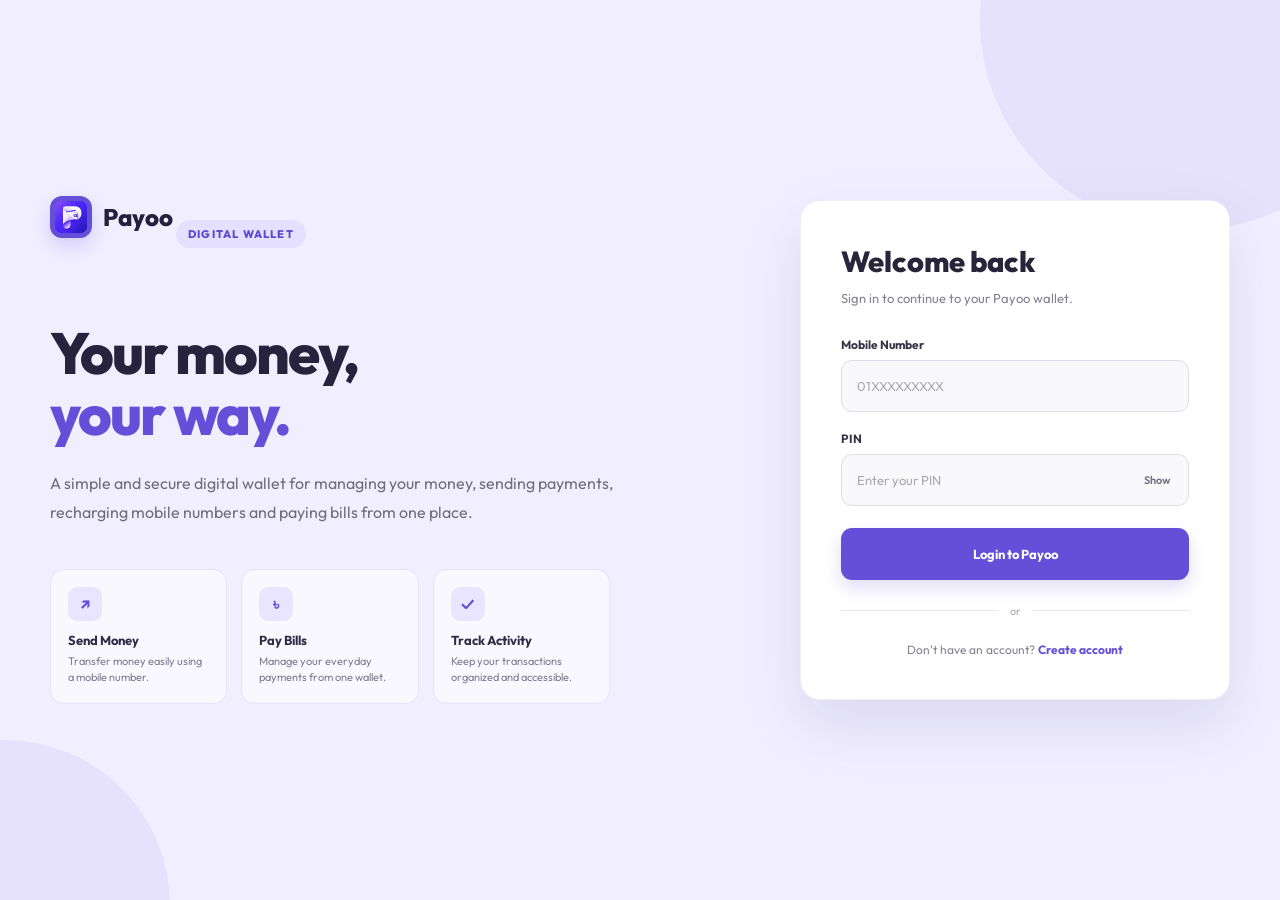
<file: transaction-details.html>
<!DOCTYPE html>
<html lang="en">
<head>
    <meta charset="UTF-8">
    <meta name="viewport" content="width=device-width, initial-scale=1.0">
    <title>Payoo - Transaction Details</title>
    <link rel="stylesheet" href="style.css">

    <style>
        .details-page {
            max-width: 900px;
        }

        .details-card h2 {
            margin-top: 0;
        }
    </style>
</head>

<body>
<div class="app-shell">

    <aside class="sidebar">
        <a class="brand" href="dashboard.html">
            <span class="brand-mark">P</span>
            Payoo
        </a>

        <nav class="nav">
            <a href="dashboard.html" data-nav="dashboard"><span>⌂</span>Dashboard</a>
            <a href="add-money.html" data-nav="add-money"><span>+</span>Add Money</a>
            <a href="send-money.html" data-nav="send-money"><span>↗</span>Send Money</a>
            <a href="cash-out.html" data-nav="cash-out"><span>↓</span>Cash Out</a>
            <a href="mobile-recharge.html" data-nav="mobile-recharge"><span>▣</span>Mobile Recharge</a>
            <a href="pay-bill.html" data-nav="pay-bill"><span>◫</span>Pay Bill</a>
            <a href="transactions.html" data-nav="transactions"><span>≡</span>Transactions</a>
            <a href="ai-assistant.html" data-nav="ai-assistant"><span>✦</span>AI Assistant</a>
            <a href="profile.html" data-nav="profile"><span>●</span>Profile</a>
        </nav>

        <div class="sidebar-bottom">
            <button class="nav" data-logout>
                <span>↪</span>
                Logout
            </button>
        </div>
    </aside>

    <main class="main">

        <header class="topbar">
            <div class="top-title">
                <div class="page-title">
                    <h1>Transaction Details</h1>
                    <p>View transaction information</p>
                </div>
            </div>

            <div class="user-chip">
                <div>
                    <strong data-user-name></strong>
                    <small class="muted block" data-user-mobile></small>
                </div>

                <div class="avatar" data-avatar></div>
            </div>
        </header>

        <section class="content details-page">
            <div id="details" class="card details-card"></div>
        </section>

    </main>
</div>

<script src="js/storage.js"></script>
<script src="js/common.js"></script>
<script src="js/details.js"></script>
</body>
</html>
</file>
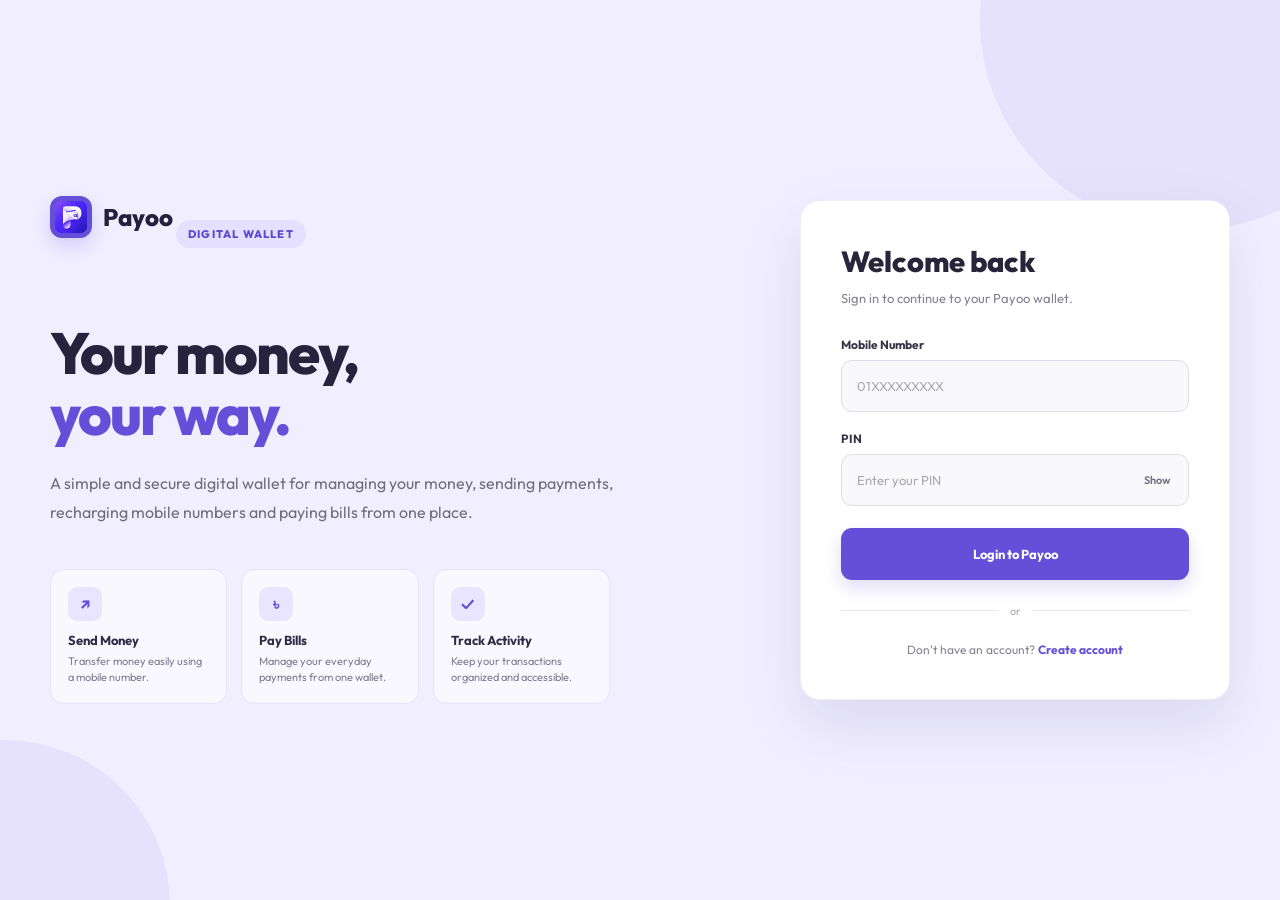
<file: transactions.html>
<!DOCTYPE html>
<html lang="en">
<head>
    <meta charset="UTF-8">
    <meta name="viewport" content="width=device-width, initial-scale=1.0">
    <title>Payoo - Transaction History</title>
    <link rel="stylesheet" href="style.css">

    <style>
        .transactions-page {
            max-width: 1200px;
        }
    </style>
</head>

<body>
<div class="app-shell">

    <aside class="sidebar">
<a class="brand" href="dashboard.html">
    <span class="brand-mark">
        <img src="images/payoo-logo.png" alt="Payoo">
    </span>
    Payoo
</a>

        <nav class="nav">
            <a href="dashboard.html" data-nav="dashboard"><span>⌂</span>Dashboard</a>
            <a href="add-money.html" data-nav="add-money"><span>+</span>Add Money</a>
            <a href="send-money.html" data-nav="send-money"><span>↗</span>Send Money</a>
            <a href="cash-out.html" data-nav="cash-out"><span>↓</span>Cash Out</a>
            <a href="mobile-recharge.html" data-nav="mobile-recharge"><span>▣</span>Mobile Recharge</a>
            <a href="pay-bill.html" data-nav="pay-bill"><span>◫</span>Pay Bill</a>
            <a href="transactions.html" data-nav="transactions"><span>≡</span>Transactions</a>
            <a href="ai-assistant.html" data-nav="ai-assistant"><span>✦</span>AI Assistant</a>
            <a href="profile.html" data-nav="profile"><span>●</span>Profile</a>
        </nav>

        <div class="sidebar-bottom">
            <button class="nav" data-logout>
                <span>↪</span>
                Logout
            </button>
        </div>
    </aside>

    <main class="main">

        <header class="topbar">
            <div class="top-title">
                <div class="page-title">
                    <h1>Transaction History</h1>
                    <p>All your Payoo wallet activity</p>
                </div>
            </div>

            <div class="user-chip">
                <div>
                    <strong data-user-name></strong>
                    <small class="muted block" data-user-mobile></small>
                </div>
                <div class="avatar" data-avatar></div>
            </div>
        </header>

        <section class="content transactions-page">
            <section class="card">

                <div class="card-title">
                    <h2>All Activity</h2>
                </div>

                <div class="search-row">
                    <input
                        id="search"
                        type="text"
                        placeholder="Search transaction ID, number, amount..."
                    >

                    <select id="typeFilter">
                        <option value="">All types</option>
                        <option value="add_money">Add Money</option>
                        <option value="send_money">Send Money</option>
                        <option value="received_money">Received Money</option>
                        <option value="cash_out">Cash Out</option>
                        <option value="mobile_recharge">Mobile Recharge</option>
                        <option value="bill_payment">Bill Payment</option>
                    </select>
                </div>

                <div class="table-wrap">
                    <table class="table">
                        <thead>
                            <tr>
                                <th>Transaction ID</th>
                                <th>Type</th>
                                <th>Amount</th>
                                <th>Party</th>
                                <th>Date</th>
                                <th>Status</th>
                            </tr>
                        </thead>
                        <tbody id="transactionBody"></tbody>
                    </table>
                </div>

            </section>
        </section>
    </main>
</div>

<script src="js/storage.js"></script>
<script src="js/common.js"></script>
<script src="js/transactions.js"></script>
</body>
</html>
</file>
<file: style.css>
@import url('https://fonts.googleapis.com/css2?family=Outfit:wght@400;500;600;700;800&display=swap');

:root {
    --primary: #6546e8;
    --primary-dark: #4e32c8;
    --primary-soft: #f0edff;
    --success: #168b61;
    --success-soft: #e8f7f1;
    --danger: #d94a57;
    --danger-soft: #fff0f1;
    --warning: #b7791f;
    --warning-soft: #fff7e7;
    --text: #171827;
    --muted: #74778a;
    --border: #e7e7ef;
    --surface: #ffffff;
    --bg: #f6f7fb;
    --shadow: 0 10px 28px rgba(28, 25, 56, .06);
    --radius: 16px;
}

* {
    box-sizing: border-box;
}

html {
    scroll-behavior: smooth;
}

body {
    margin: 0;
    background: var(--bg);
    color: var(--text);
    font-family: "Outfit", sans-serif;
}

a {
    color: inherit;
    text-decoration: none;
}

button,
input,
select,
textarea {
    font: inherit;
}

button {
    cursor: pointer;
}

img {
    max-width: 100%;
}

.hidden {
    display: none !important;
}

.block {
    display: block;
}

.muted {
    color: var(--muted);
}

/* Main Layout */

.app-shell {
    min-height: 100vh;
    display: flex;
}

.sidebar {
    width: 255px;
    min-height: 100vh;
    position: fixed;
    left: 0;
    top: 0;
    bottom: 0;
    padding: 24px 16px;
    background: #fff;
    border-right: 1px solid var(--border);
}

.brand {
    display: flex;
    align-items: center;
    gap: 10px;
    margin: 0 12px 30px;
    font-size: 24px;
    font-weight: 800;
}

.brand-mark {
    width: 38px;
    height: 38px;
    display: grid;
    place-items: center;
    overflow: hidden;
    border-radius: 11px;
    background: var(--primary);
}

.brand-mark img {
    width: 100%;
    height: 100%;
    display: block;
    object-fit: cover;
}

.nav {
    display: grid;
    gap: 6px;
}

.nav a,
.nav button {
    width: 100%;
    display: flex;
    align-items: center;
    gap: 12px;
    padding: 12px 14px;
    border: 0;
    border-radius: 11px;
    background: transparent;
    color: var(--muted);
    font-weight: 600;
    text-align: left;
}

.nav a:hover,
.nav a.active,
.nav button:hover {
    background: var(--primary-soft);
    color: var(--primary);
}

.sidebar-bottom {
    position: absolute;
    left: 16px;
    right: 16px;
    bottom: 20px;
}

.main {
    width: calc(100% - 255px);
    margin-left: 255px;
    min-width: 0;
}

.topbar {
    height: 78px;
    padding: 0 34px;
    display: flex;
    align-items: center;
    justify-content: space-between;
    background: #fff;
    border-bottom: 1px solid var(--border);
    position: sticky;
    top: 0;
    z-index: 5;
}

.top-title {
    display: flex;
    align-items: center;
    gap: 12px;
}

.page-title h1 {
    margin: 0;
    font-size: 24px;
}

.page-title p {
    margin: 3px 0 0;
    color: var(--muted);
    font-size: 13px;
}

.user-chip {
    display: flex;
    align-items: center;
    gap: 10px;
}

.avatar {
    width: 40px;
    height: 40px;
    flex-shrink: 0;
    display: flex;
    align-items: center;
    justify-content: center;
    overflow: hidden;
    border-radius: 50%;
    background: var(--primary-soft);
    color: var(--primary);
    font-weight: 800;
}

.avatar img {
    width: 100%;
    height: 100%;
    object-fit: cover;
    border-radius: 50%;
}

.content {
    padding: 32px;
}

/* Grid */

.grid {
    display: grid;
    gap: 20px;
}

.grid-2 {
    grid-template-columns: repeat(2, minmax(0, 1fr));
}

.grid-3 {
    grid-template-columns: repeat(3, minmax(0, 1fr));
}

.grid-4 {
    grid-template-columns: repeat(4, minmax(0, 1fr));
}

/* Cards */

.card {
    padding: 24px;
    background: var(--surface);
    border: 1px solid var(--border);
    border-radius: var(--radius);
    box-shadow: var(--shadow);
}

.card-title {
    display: flex;
    align-items: center;
    justify-content: space-between;
    gap: 15px;
    margin-bottom: 20px;
}

.card-title h2,
.card-title h3 {
    margin: 0;
    font-size: 18px;
}

/* Balance */

.balance-card {
    min-height: 210px;
    position: relative;
    overflow: hidden;
    color: #fff;
    border: 0;
    background: linear-gradient(135deg, #6546e8, #856cf1);
}

.balance-card::after {
    content: "";
    width: 230px;
    height: 230px;
    position: absolute;
    right: -70px;
    top: -80px;
    border: 1px solid rgba(255, 255, 255, .16);
    border-radius: 50%;
}

.balance-label {
    font-size: 14px;
    opacity: .8;
}

.balance-value {
    margin: 12px 0;
    font-size: 38px;
    font-weight: 800;
}

.balance-account {
    font-size: 13px;
    opacity: .85;
}

.balance-actions {
    display: flex;
    gap: 8px;
    margin-top: 18px;
}

.balance-actions button {
    padding: 8px 12px;
    border: 1px solid rgba(255, 255, 255, .3);
    border-radius: 9px;
    background: rgba(255, 255, 255, .12);
    color: #fff;
}

/* Statistics */

.stat {
    display: flex;
    align-items: center;
    gap: 14px;
}

.stat-icon {
    width: 45px;
    height: 45px;
    display: grid;
    place-items: center;
    border-radius: 12px;
    background: var(--primary-soft);
    color: var(--primary);
    font-weight: 800;
}

.stat strong {
    display: block;
    font-size: 20px;
}

.stat span {
    color: var(--muted);
    font-size: 12px;
}

/* Quick Actions */

.actions {
    display: grid;
    grid-template-columns: repeat(4, 1fr);
    gap: 12px;
}

.action {
    padding: 17px 10px;
    text-align: center;
    background: #fff;
    border: 1px solid var(--border);
    border-radius: 14px;
    font-weight: 600;
}

.action:hover {
    border-color: #d9d1ff;
    box-shadow: var(--shadow);
}

.action-icon {
    margin-bottom: 8px;
    font-size: 23px;
}

/* Forms */

.form-grid {
    display: grid;
    grid-template-columns: repeat(2, minmax(0, 1fr));
    gap: 18px;
}

.field {
    display: grid;
    gap: 7px;
}

.field.full {
    grid-column: 1 / -1;
}

.field label {
    font-size: 13px;
    font-weight: 600;
}

.field input,
.field select,
.field textarea {
    width: 100%;
    padding: 12px 14px;
    border: 1px solid var(--border);
    border-radius: 10px;
    outline: 0;
    background: #fff;
    color: var(--text);
}

.field input:focus,
.field select:focus,
.field textarea:focus,
.search-row input:focus,
.search-row select:focus {
    border-color: var(--primary);
    box-shadow: 0 0 0 3px var(--primary-soft);
}

.field input::placeholder {
    color: #a1a3b0;
}

.hint {
    color: var(--muted);
    font-size: 12px;
}

.form-actions {
    display: flex;
    justify-content: flex-end;
    gap: 10px;
    margin-top: 22px;
}

/* Buttons */

.btn {
    display: inline-flex;
    align-items: center;
    justify-content: center;
    gap: 8px;
    padding: 12px 17px;
    border: 0;
    border-radius: 10px;
    font-weight: 700;
}

.btn-primary {
    background: var(--primary);
    color: #fff;
}

.btn-primary:hover {
    background: var(--primary-dark);
}

.btn-secondary {
    background: var(--primary-soft);
    color: var(--primary);
}

.btn-danger {
    background: var(--danger-soft);
    color: var(--danger);
}

.btn-ghost {
    background: #fff;
    border: 1px solid var(--border);
    color: var(--text);
}

.btn:disabled {
    opacity: .6;
    cursor: not-allowed;
}

/* Alerts */

.alert {
    margin-bottom: 18px;
    padding: 12px 14px;
    border-radius: 10px;
    font-size: 13px;
}

.alert-success {
    background: var(--success-soft);
    color: var(--success);
}

.alert-error {
    background: var(--danger-soft);
    color: var(--danger);
}

.alert-warning {
    background: var(--warning-soft);
    color: var(--warning);
}

/* Tables */

.table-wrap {
    overflow: auto;
}

.table {
    width: 100%;
    border-collapse: collapse;
}

.table th,
.table td {
    padding: 14px 12px;
    border-bottom: 1px solid var(--border);
    text-align: left;
    white-space: nowrap;
    font-size: 13px;
}

.table th {
    color: var(--muted);
    font-weight: 600;
}

.amount-positive,
.transaction-positive {
    color: var(--success);
    font-weight: 700;
}

.amount-negative,
.transaction-negative {
    color: var(--danger);
    font-weight: 700;
}

/* Badges */

.badge {
    display: inline-flex;
    padding: 5px 9px;
    border-radius: 999px;
    font-size: 11px;
    font-weight: 700;
}

.badge-success {
    background: var(--success-soft);
    color: var(--success);
}

.badge-danger {
    background: var(--danger-soft);
    color: var(--danger);
}

.badge-neutral {
    background: #f0f1f5;
    color: #676a7b;
}

/* Empty State */

.empty {
    padding: 45px 20px;
    text-align: center;
    color: var(--muted);
}

.empty strong {
    display: block;
    margin-bottom: 5px;
    color: var(--text);
}

/* Search */

.search-row {
    display: flex;
    gap: 10px;
    margin-bottom: 18px;
}

.search-row input,
.search-row select {
    padding: 10px 12px;
    border: 1px solid var(--border);
    border-radius: 10px;
    outline: 0;
    background: #fff;
}

.search-row input {
    flex: 1;
}

/* Transaction Details */

.detail-list {
    display: grid;
}

.detail-row {
    display: flex;
    justify-content: space-between;
    gap: 20px;
    padding: 14px 0;
    border-bottom: 1px solid var(--border);
    font-size: 14px;
}

.detail-row span:first-child {
    color: var(--muted);
}

/* Profile */

.profile-head {
    display: flex;
    align-items: center;
    gap: 16px;
}

.profile-photo {
    width: 86px;
    height: 86px;
    display: flex;
    align-items: center;
    justify-content: center;
    overflow: hidden;
    flex-shrink: 0;
    border-radius: 50%;
    background: var(--primary-soft);
    color: var(--primary);
    font-size: 28px;
    font-weight: 800;
}

.profile-photo img {
    width: 100%;
    height: 100%;
    object-fit: cover;
}

.block-button {
    display: block;
}

.field-gap {
    margin-top: 16px;
}

.top-space {
    margin-top: 20px;
}

/* Toast */

.toast {
    position: fixed;
    right: 25px;
    bottom: 25px;
    z-index: 100;
    max-width: 340px;
    padding: 13px 17px;
    border-radius: 10px;
    background: #1d1e2b;
    color: #fff;
    box-shadow: var(--shadow);
    font-size: 13px;
}

/* Authentication */

.auth-page {
    min-height: 100vh;
    display: grid;
    place-items: center;
    padding: 30px;
    background: radial-gradient(
        circle at top right,
        #ebe6ff,
        transparent 38%
    ), var(--bg);
}

.auth-card {
    width: 460px;
    padding: 32px;
    background: #fff;
    border: 1px solid var(--border);
    border-radius: 20px;
    box-shadow: var(--shadow);
}

.auth-brand {
    justify-content: center;
    margin: 0 0 25px;
}

.auth-card h1 {
    margin: 0 0 8px;
    text-align: center;
}

.auth-card > p {
    margin: 0 0 25px;
    text-align: center;
    color: var(--muted);
    font-size: 13px;
}

.auth-links {
    margin-top: 18px;
    text-align: center;
    color: var(--muted);
    font-size: 13px;
}

.auth-links a {
    color: var(--primary);
    font-weight: 700;
}

/* AI Assistant */

.ai-section {
    padding: 24px;
    margin-top: 20px;
    background: #fff;
    border: 1px solid var(--border);
    border-radius: var(--radius);
    box-shadow: var(--shadow);
}

.ai-header {
    display: flex;
    align-items: center;
    justify-content: space-between;
    gap: 15px;
    margin-bottom: 18px;
}

.ai-title {
    display: flex;
    align-items: center;
    gap: 12px;
}

.ai-icon {
    width: 43px;
    height: 43px;
    display: grid;
    place-items: center;
    border-radius: 12px;
    background: var(--primary-soft);
    color: var(--primary);
    font-weight: 800;
}

.ai-title h2 {
    margin: 0 0 3px;
    font-size: 18px;
}

.ai-title p {
    margin: 0;
    color: var(--muted);
    font-size: 12px;
}

.ai-status {
    display: inline-flex;
    align-items: center;
    gap: 6px;
    padding: 6px 10px;
    border-radius: 999px;
    background: var(--success-soft);
    color: var(--success);
    font-size: 11px;
    font-weight: 600;
}

.ai-status-dot {
    width: 6px;
    height: 6px;
    border-radius: 50%;
    background: var(--success);
}

.ai-quick-questions {
    display: flex;
    flex-wrap: wrap;
    gap: 8px;
    margin-bottom: 18px;
}

.ai-question {
    padding: 8px 12px;
    border: 1px solid var(--border);
    border-radius: 9px;
    background: #fff;
    color: #55586b;
    font-size: 11px;
    font-weight: 600;
}

.ai-question:hover {
    border-color: #d9d1ff;
    background: var(--primary-soft);
    color: var(--primary);
}

.ai-messages {
    min-height: 110px;
    max-height: 300px;
    overflow-y: auto;
    display: flex;
    flex-direction: column;
    gap: 14px;
    padding: 4px 2px 12px;
}

.ai-message {
    display: flex;
    align-items: flex-start;
    gap: 10px;
}

.ai-message-avatar {
    width: 30px;
    height: 30px;
    display: grid;
    place-items: center;
    flex-shrink: 0;
    border-radius: 9px;
    background: var(--primary-soft);
    color: var(--primary);
    font-weight: 800;
}

.ai-message-content {
    max-width: 80%;
    padding: 10px 13px;
    border: 1px solid #ededf2;
    border-radius: 11px;
    background: #f7f7fa;
}

.ai-message-content strong {
    display: block;
    margin-bottom: 3px;
    font-size: 11px;
}

.ai-message-content p {
    margin: 0;
    color: #55586b;
    font-size: 12px;
    line-height: 1.55;
}

.ai-message-user {
    justify-content: flex-end;
}

.ai-message-user .ai-message-content {
    background: var(--primary);
    border-color: var(--primary);
}

.ai-message-user .ai-message-content strong,
.ai-message-user .ai-message-content p {
    color: #fff;
}

.ai-input-area {
    display: flex;
    gap: 9px;
    margin-top: 5px;
}

.ai-input-area input {
    flex: 1;
    padding: 11px 13px;
    border: 1px solid var(--border);
    border-radius: 10px;
    outline: 0;
}

.ai-input-area input:focus {
    border-color: var(--primary);
    box-shadow: 0 0 0 3px var(--primary-soft);
}

.ai-send-button {
    padding: 0 18px;
    border: 0;
    border-radius: 10px;
    background: var(--primary);
    color: #fff;
    font-weight: 700;
}

.ai-send-button:hover {
    background: var(--primary-dark);
}

.ai-send-button:disabled {
    opacity: .6;
    cursor: not-allowed;
}

.ai-transaction-item {
    display: flex;
    align-items: center;
    justify-content: space-between;
    gap: 20px;
    padding: 10px 0;
    border-bottom: 1px solid #e9e9ef;
}

.ai-transaction-item:last-child {
    border-bottom: 0;
}

.ai-transaction-info {
    display: flex;
    flex-direction: column;
    gap: 3px;
}

.ai-transaction-info strong {
    font-size: 11px;
}

.ai-transaction-info span {
    color: #66697a;
    font-size: 10px;
}

.ai-transaction-info small {
    color: #9a9ca8;
    font-size: 9px;
}

.ai-transaction-amount {
    color: var(--primary);
    white-space: nowrap;
    font-size: 11px;
}

.ai-help-list {
    margin: 10px 0 0;
    padding-left: 18px;
}

.ai-help-list li {
    margin-bottom: 7px;
    color: #55586b;
    font-size: 11px;
    line-height: 1.5;
}
</file>
